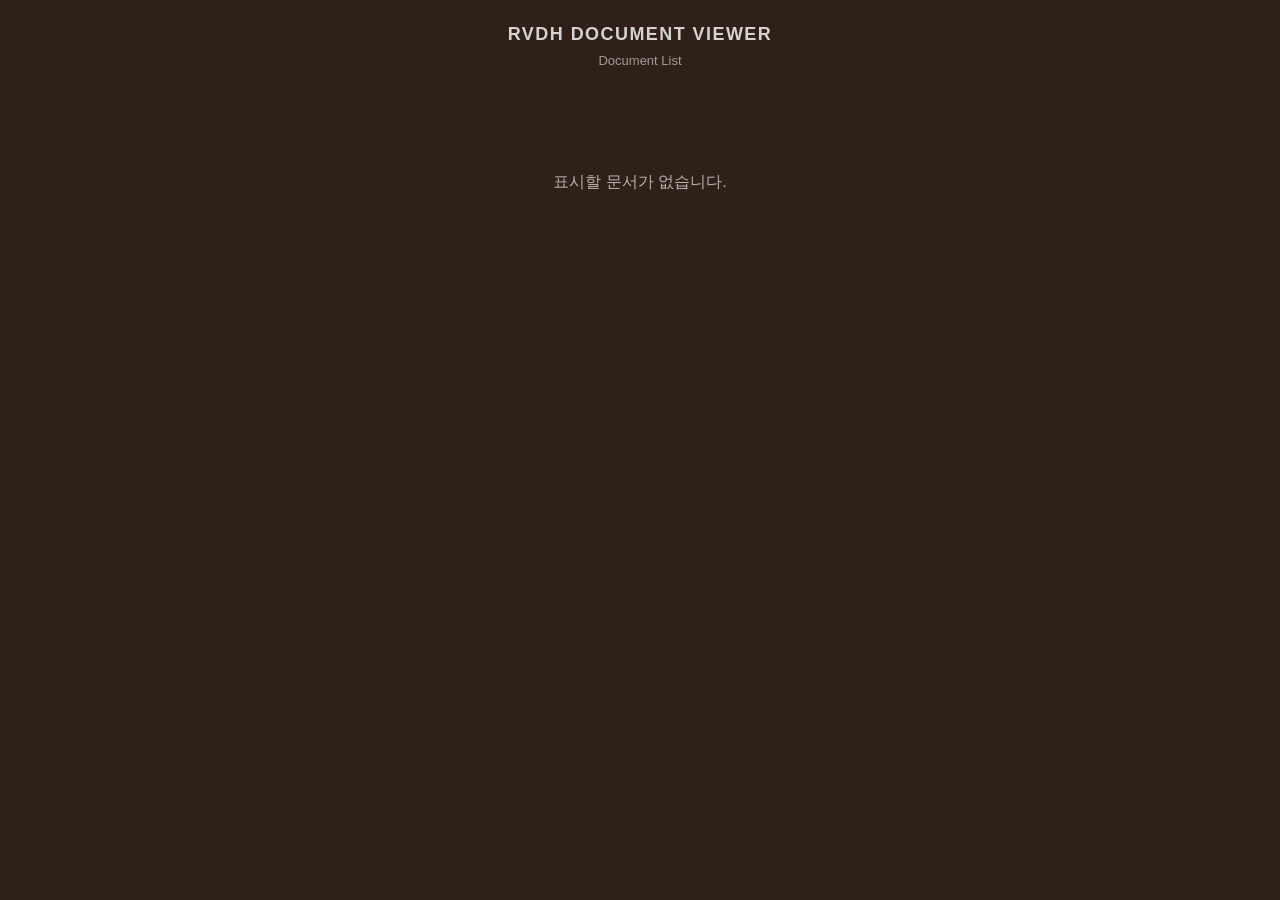
<file: index.html>
<!DOCTYPE html>
<html lang="ko">
<head>
<meta charset="UTF-8">
<meta name="viewport" content="width=device-width, initial-scale=1.0">
<meta http-equiv="Content-Security-Policy" content="default-src 'self'; script-src 'self' 'unsafe-inline' https://cdn.jsdelivr.net; style-src 'self' 'unsafe-inline'; img-src 'self' data: blob: https:; connect-src https:; base-uri 'none'; object-src 'none'; form-action 'self'">
<title>RVDH Viewer</title>

<style>
body{
  margin:0;
  background:#2f2118;
  color:white;
  font-family:-apple-system,BlinkMacSystemFont,"Apple SD Gothic Neo","Noto Sans KR",sans-serif;
  padding:24px;
}

.viewer{
  max-width:900px;
  margin:0 auto;
}

.header{
  text-align:center;
  margin-bottom:24px;
}

.title{
  font-size:18px;
  font-weight:700;
  letter-spacing:.08em;
  opacity:.8;
}

.subTitle{
  margin-top:8px;
  font-size:13px;
  color:rgba(255,255,255,.55);
}

.imageWrap{
  margin-bottom:24px;
  background:#463426;
  border:1px solid rgba(255,255,255,.12);
  border-radius:18px;
  padding:12px;
}

.imageInner{
  position:relative;
  overflow:hidden;
  border-radius:12px;
  background:white;
}

.imageWrap img{
  display:block;
  width:100%;
  height:auto;
  border-radius:12px;
  background:white;
  pointer-events:none;
  -webkit-user-drag:none;
  user-select:none;
}

.watermarkLayer{
  position:absolute;
  inset:0;
  z-index:5;
  pointer-events:none;
  background-repeat:repeat;
  opacity:.11;
  mix-blend-mode:multiply;
}

.fileWrap{
  margin-bottom:16px;
  background:#463426;
  border:1px solid rgba(255,255,255,.12);
  border-radius:18px;
  padding:18px;
}

.fileTitle{
  font-size:14px;
  color:rgba(255,255,255,.65);
  margin-bottom:12px;
}

.fileButton{
  display:flex;
  align-items:center;
  justify-content:center;
  height:58px;
  border-radius:16px;
  background:white;
  color:#2f2118;
  text-decoration:none;
  font-weight:700;
  font-size:16px;
}

.fileButton:hover{
  opacity:.9;
}

.pageLabel{
  font-size:13px;
  color:rgba(255,255,255,.6);
  margin:0 0 10px 4px;
}

.notice{
  font-size:13px;
  color:rgba(255,255,255,.55);
  line-height:1.6;
  margin-top:10px;
}

.empty{
  text-align:center;
  padding:80px 20px;
  color:rgba(255,255,255,.65);
}

@media(max-width:640px){
  body{
    padding:16px;
  }

  .viewer{
    max-width:100%;
  }

  .fileWrap{
    padding:14px;
    border-radius:16px;
  }

  .imageWrap{
    padding:10px;
    border-radius:16px;
  }
}
</style>
</head>

<body oncontextmenu="return false;">

<div class="viewer">
  <div class="header">
    <div class="title">RVDH DOCUMENT VIEWER</div>
    <div class="subTitle">Document List</div>
  </div>

  <div id="content"></div>
</div>

<script>
const params = new URLSearchParams(window.location.search);

const singleImg = params.get('img');
const multiImgs = params.get('imgs');
const mixedItems = params.get('items');
const watermarkText = decodeSafe(params.get('watermark') || '');

const content = document.getElementById('content');

function decodeSafe(value){
  if(!value) return '';

  let result = value;

  for(let i = 0; i < 3; i++){
    try{
      const decoded = decodeURIComponent(result);
      if(decoded === result) break;
      result = decoded;
    }catch(e){
      break;
    }
  }

  return result;
}

function renderEmpty(){
  content.innerHTML = '<div class="empty">표시할 문서가 없습니다.</div>';
}

const ALLOWED_HOST_SUFFIXES = [
  'amazonaws.com',
  'notion.so',
  'notion.site',
  'notion-static.com',
  'sharepoint.com',
  '1drv.ms',
  'github.io',
  'make.com',
  'cloudinary.com'
];

function isSafeHttpUrl(rawUrl){
  try{
    const parsed = new URL(rawUrl);

    if(parsed.protocol !== 'https:') return false;

    const host = parsed.hostname.toLowerCase();

    return ALLOWED_HOST_SUFFIXES.some(function(suffix){
      return host === suffix || host.endsWith('.' + suffix);
    });
  }catch(e){
    return false;
  }
}

function sanitizeUrl(url){
  const cleanUrl = decodeSafe(url || '').trim();

  if(!cleanUrl) return '';

  if(cleanUrl === '[object Object]' || cleanUrl.includes('[object Object]')){
    return '';
  }

  if(!isSafeHttpUrl(cleanUrl)){
    console.warn('차단된 URL(비허용 프로토콜/도메인):', cleanUrl);
    return '';
  }

  return cleanUrl;
}

function createWatermarkDataUrl(text){
  if(!text) return '';

  const canvas = document.createElement('canvas');
  canvas.width = 200;
  canvas.height = 118;

  const ctx = canvas.getContext('2d');

  ctx.clearRect(0, 0, canvas.width, canvas.height);

  ctx.save();
  ctx.translate(100, 63);
  ctx.rotate(-28 * Math.PI / 180);

  ctx.textAlign = 'center';
  ctx.textBaseline = 'middle';

  ctx.font = '700 22px -apple-system, BlinkMacSystemFont, "Noto Sans KR", sans-serif';
  ctx.fillStyle = 'rgba(80, 58, 42, 0.42)';
  ctx.fillText(text, 0, -8);

  ctx.font = '600 11px -apple-system, BlinkMacSystemFont, "Noto Sans KR", sans-serif';
  ctx.fillStyle = 'rgba(80, 58, 42, 0.30)';
  ctx.fillText('RVDH CONFIDENTIAL', 0, 18);

  ctx.restore();

  return canvas.toDataURL('image/png');
}

const watermarkDataUrl = createWatermarkDataUrl(watermarkText);

function appendWatermarkLayer(parent){
  if(!watermarkDataUrl) return;

  const layer = document.createElement('div');
  layer.className = 'watermarkLayer';
  layer.style.backgroundImage = `url("${watermarkDataUrl}")`;

  parent.appendChild(layer);
}

let heicLibPromise = null;

function loadHeicLib(){
  if(window.heic2any) return Promise.resolve();

  if(heicLibPromise) return heicLibPromise;

  heicLibPromise = new Promise(function(resolve, reject){
    const script = document.createElement('script');
    script.src = 'https://cdn.jsdelivr.net/npm/heic2any@0.0.4/dist/heic2any.min.js';
    script.onload = resolve;
    script.onerror = reject;
    document.head.appendChild(script);
  });

  return heicLibPromise;
}

function looksLikeHeic(url){
  const withoutQuery = String(url || '').split('?')[0].toLowerCase();
  return /\.(heic|heif)$/.test(withoutQuery);
}

async function tryConvertHeic(url, img){
  try{
    const response = await fetch(url);

    if(!response.ok) throw new Error('fetch failed: ' + response.status);

    const blob = await response.blob();

    await loadHeicLib();

    const converted = await window.heic2any({
      blob: blob,
      toType: 'image/jpeg',
      quality: 0.85
    });

    const resultBlob = Array.isArray(converted) ? converted[0] : converted;

    img.src = URL.createObjectURL(resultBlob);

    return true;
  }catch(error){
    console.warn('HEIC 변환 실패:', error);
    return false;
  }
}

function createImageBlock(url, index){
  const cleanUrl = sanitizeUrl(url);

  const wrap = document.createElement('div');
  wrap.className = 'imageWrap';

  const label = document.createElement('div');
  label.className = 'pageLabel';
  label.textContent = `${index + 1} 페이지`;

  const inner = document.createElement('div');
  inner.className = 'imageInner';

  const img = document.createElement('img');
  img.alt = `${index + 1} 페이지`;

  img.addEventListener('dragstart', e => e.preventDefault());

  function showFileFallback(){
    wrap.innerHTML = '';

    const title = document.createElement('div');
    title.className = 'fileTitle';
    title.textContent = `${index + 1}번 첨부파일`;

    const notice = document.createElement('div');
    notice.className = 'notice';
    notice.textContent = '이미지를 불러오지 못했습니다. 아래 버튼으로 확인해주세요.';

    const button = document.createElement('a');
    button.className = 'fileButton';
    button.href = cleanUrl;
    button.target = '_blank';
    button.rel = 'noopener noreferrer';
    button.textContent = '파일 보기';

    wrap.className = 'fileWrap';
    wrap.appendChild(title);
    wrap.appendChild(button);
    wrap.appendChild(notice);
  }

  let heicAttempted = false;

  function attemptHeicOrFallback(){
    if(heicAttempted){
      showFileFallback();
      return;
    }

    heicAttempted = true;

    tryConvertHeic(cleanUrl, img).then(function(success){
      if(!success) showFileFallback();
    });
  }

  img.onerror = attemptHeicOrFallback;

  // 확장자가 명확히 HEIC면 img 로드 시도 없이 바로 변환 시작
  if(looksLikeHeic(cleanUrl)){
    heicAttempted = true;

    tryConvertHeic(cleanUrl, img).then(function(success){
      if(!success) showFileFallback();
    });
  }else{
    img.src = cleanUrl;
  }

  inner.appendChild(img);
  appendWatermarkLayer(inner);

  wrap.appendChild(label);
  wrap.appendChild(inner);

  return wrap;
}

function renderImages(urls){
  content.innerHTML = '';

  const cleanUrls = urls
    .map(v => sanitizeUrl(v))
    .filter(Boolean);

  if(!cleanUrls.length){
    renderEmpty();
    return;
  }

  cleanUrls.forEach((url, index) => {
    content.appendChild(createImageBlock(url, index));
  });
}

function renderItems(items){
  content.innerHTML = '';

  const cleanItems = items
    .map(v => v.trim())
    .filter(Boolean);

  if(!cleanItems.length){
    renderEmpty();
    return;
  }

  cleanItems.forEach((item, index) => {
    const separatorIndex = item.indexOf('::');

    let type = 'link';
    let url = item;

    if(separatorIndex > -1){
      type = item.slice(0, separatorIndex).trim().toLowerCase();
      url = item.slice(separatorIndex + 2).trim();
    }

    url = sanitizeUrl(url);

    if(!url) return;

    if(type === 'image' || type === 'img'){
      content.appendChild(createImageBlock(url, index));
      return;
    }

    const wrap = document.createElement('div');
    wrap.className = 'fileWrap';

    const title = document.createElement('div');
    title.className = 'fileTitle';

    if(type === 'pdf'){
      title.textContent = `${index + 1}번 PDF 문서`;
    }else{
      title.textContent = `${index + 1}번 첨부파일`;
    }

    const button = document.createElement('a');
    button.className = 'fileButton';
    button.href = url;
    button.target = '_blank';
    button.rel = 'noopener noreferrer';
    button.textContent = '파일 보기';

    const notice = document.createElement('div');
    notice.className = 'notice';
    notice.textContent = '파일은 새 창에서 열립니다.';

    wrap.appendChild(title);
    wrap.appendChild(button);
    wrap.appendChild(notice);
    content.appendChild(wrap);
  });

  if(!content.children.length){
    renderEmpty();
  }
}

if(mixedItems){
  const decoded = decodeSafe(mixedItems);
  const items = decoded.split('|');

  renderItems(items);
}else if(multiImgs){
  const decoded = decodeSafe(multiImgs);
  const urls = decoded.split('|');

  renderImages(urls);
}else if(singleImg){
  renderImages([decodeSafe(singleImg)]);
}else{
  renderEmpty();
}
</script>

</body>
</html>
</file>
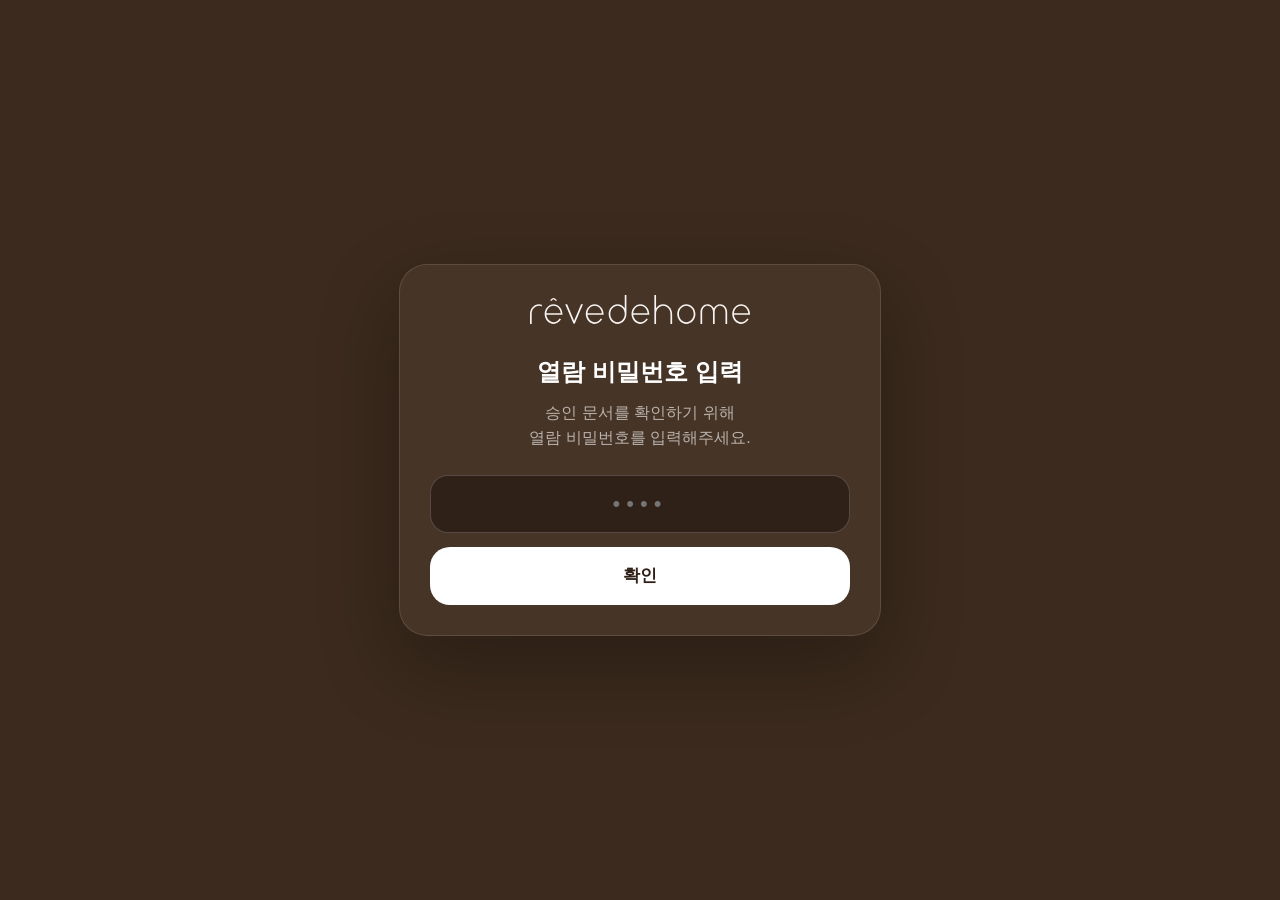
<file: approve.html>
<!DOCTYPE html>
<html lang="ko">
<head>
<meta charset="UTF-8">
<meta name="viewport" content="width=device-width, initial-scale=1.0">
<meta http-equiv="Content-Security-Policy" content="default-src 'self'; script-src 'self' 'unsafe-inline'; style-src 'self' 'unsafe-inline'; img-src 'self' data: https:; connect-src https://hook.eu1.make.com; base-uri 'none'; object-src 'none'; form-action 'self'">
<title>RVDH Approval</title>

<link rel="icon" type="image/png" href="./favicon.png">
<link rel="apple-touch-icon" href="./favicon.png">

<style>
body{
  margin:0;
  background:#3B2A1D;
  color:white;
  font-family:-apple-system,BlinkMacSystemFont,"Apple SD Gothic Neo","Noto Sans KR",sans-serif;
  padding:24px;
}

.container{
  max-width:760px;
  margin:0 auto;
}

.logoWrap{
  display:flex;
  justify-content:center;
  align-items:center;
  margin:10px 0 34px;
  text-align:center;
}

.logo{
  width:270px;
  height:auto;
  max-width:90%;
  object-fit:contain;
}

.logoSubText{
  margin-top:10px;
  font-size:10px;
  letter-spacing:2px;
  color:rgba(255,255,255,.58);
  font-weight:500;
}

.card{
  background:#463426;
  border:1px solid rgba(255,255,255,.12);
  border-radius:28px;
  padding:28px;
  margin-bottom:24px;
  box-shadow:0 20px 60px rgba(0,0,0,.18);
}

.infoGrid{
  display:grid;
  grid-template-columns:1fr 1fr;
  gap:22px 18px;
}

.infoFull{
  grid-column:1 / -1;
}

.label{
  font-size:13px;
  color:rgba(255,255,255,.58);
  margin-bottom:8px;
}

.value{
  font-size:20px;
  font-weight:500;
  line-height:1.45;
  word-break:keep-all;
}

.amount{
  font-size:34px;
  font-weight:700;
  margin-top:8px;
}

.status{
  display:inline-flex;
  align-items:center;
  padding:10px 16px;
  border-radius:999px;
  background:#2F2118;
  font-size:14px;
  margin-top:24px;
  border:1px solid rgba(255,255,255,.1);
}

.stepBadge{
  display:inline-flex;
  align-items:center;
  padding:8px 13px;
  border-radius:999px;
  background:rgba(255,255,255,.12);
  font-size:13px;
  margin-top:10px;
  border:1px solid rgba(255,255,255,.1);
  color:rgba(255,255,255,.78);
}

.viewerGrid{
  display:grid;
  grid-template-columns:1fr 1fr;
  gap:16px;
  margin-top:28px;
}

.viewerButton{
  display:flex;
  align-items:center;
  justify-content:center;
  height:60px;
  border-radius:20px;
  background:white;
  color:#2F2118;
  text-decoration:none;
  font-weight:700;
  font-size:16px;
}

.viewerButton.disabled{
  opacity:.45;
  pointer-events:none;
}

textarea{
  width:100%;
  height:140px;
  background:#2F2118;
  border:1px solid rgba(255,255,255,.16);
  border-radius:20px;
  padding:18px;
  box-sizing:border-box;
  color:white;
  font-size:15px;
  resize:none;
  margin-top:16px;
  outline:none;
  line-height:1.6;
}

textarea::placeholder{
  color:rgba(255,255,255,.38);
}

.textInput,
.moneyInput,
select.textInput{
  width:100%;
  height:56px;
  margin-top:14px;
  border-radius:18px;
  border:1px solid rgba(255,255,255,.16);
  background:#2F2118;
  color:white;
  padding:0 16px;
  box-sizing:border-box;
  font-size:16px;
  outline:none;
}

.textInput::placeholder,
.moneyInput::placeholder{
  color:rgba(255,255,255,.38);
}

.actionGrid{
  display:grid;
  grid-template-columns:1fr 1fr;
  gap:16px;
  margin-top:24px;
}

button{
  height:60px;
  border:none;
  border-radius:20px;
  font-size:17px;
  font-weight:700;
  cursor:pointer;
  transition:.2s;
}

button:disabled{
  opacity:.4;
  cursor:not-allowed;
}

.approve{
  background:white;
  color:#2F2118;
}

.reject{
  background:#9E3E31;
  color:white;
}

.reassign{
  background:#2F2118;
  color:white;
  border:1px solid rgba(255,255,255,.18);
  grid-column:1 / -1;
}

.uploadCardTitle{
  font-size:20px;
  font-weight:700;
  margin-bottom:10px;
}

.smallTitle{
  font-size:18px;
  margin-bottom:10px;
}

.uploadDesc{
  color:rgba(255,255,255,.62);
  line-height:1.7;
  font-size:14px;
  margin-bottom:18px;
}

.choiceGrid{
  display:grid;
  grid-template-columns:1fr 1fr;
  gap:12px;
  margin-top:12px;
}

.choiceBox{
  display:flex;
  align-items:center;
  justify-content:center;
  gap:10px;
  min-height:54px;
  border-radius:18px;
  background:#2F2118;
  border:1px solid rgba(255,255,255,.16);
  color:white;
  font-size:15px;
  cursor:pointer;
  box-sizing:border-box;
}

.choiceBox input{
  accent-color:white;
}

.labelRow{
  display:flex;
  align-items:center;
  justify-content:space-between;
  gap:10px;
}

.refreshBtn{
  height:auto;
  padding:7px 12px;
  border-radius:12px;
  background:#2F2118;
  color:white;
  border:1px solid rgba(255,255,255,.18);
  font-size:13px;
  font-weight:500;
  cursor:pointer;
}

.refreshBtn:disabled{
  opacity:.5;
  cursor:not-allowed;
}

.comboBox{
  position:relative;
}

.comboList{
  position:absolute;
  top:100%;
  left:0;
  right:0;
  margin-top:6px;
  max-height:240px;
  overflow-y:auto;
  background:#2F2118;
  border:1px solid rgba(255,255,255,.18);
  border-radius:16px;
  box-shadow:0 20px 50px rgba(0,0,0,.35);
  z-index:30;
  display:none;
}

.comboList.open{
  display:block;
}

.comboItem{
  padding:13px 16px;
  font-size:15px;
  cursor:pointer;
  border-bottom:1px solid rgba(255,255,255,.06);
}

.comboItem:last-child{
  border-bottom:none;
}

.comboItem:hover,
.comboItem.active{
  background:rgba(255,255,255,.1);
}

.comboEmpty{
  padding:13px 16px;
  font-size:14px;
  color:rgba(255,255,255,.45);
}

.starRow{
  display:flex;
  gap:4px;
  margin-top:12px;
}

.starBtn{
  background:none;
  border:none;
  height:auto;
  padding:2px 4px;
  font-size:38px;
  line-height:1;
  color:rgba(255,255,255,.22);
  cursor:pointer;
  transition:.15s;
}

.starBtn.active{
  color:#F5C242;
}

.conditionalBlock{
  display:none;
  margin-top:24px;
  padding-top:22px;
  border-top:1px solid rgba(255,255,255,.12);
}

.fileInputBox{
  background:#2F2118;
  border:1px solid rgba(255,255,255,.16);
  border-radius:20px;
  padding:18px;
}

.fileInput{
  width:100%;
  color:white;
  font-size:15px;
}

.differenceBlock{
  margin-top:22px;
}

.noticeText{
  color:rgba(255,255,255,.5);
  font-size:13px;
  line-height:1.6;
  margin-top:10px;
}

.uploadBtn{
  width:100%;
  background:white;
  color:#2F2118;
  margin-top:16px;
}

.uploadStatus{
  color:rgba(255,255,255,.68);
  font-size:14px;
  margin-top:12px;
  line-height:1.6;
}

.popup{
  position:fixed;
  inset:0;
  background:rgba(0,0,0,.75);
  display:none;
  align-items:center;
  justify-content:center;
  padding:20px;
  z-index:9999;
}

.popupBox{
  width:100%;
  max-width:480px;
  background:#463426;
  border:1px solid rgba(255,255,255,.14);
  border-radius:28px;
  padding:28px;
  box-shadow:0 30px 80px rgba(0,0,0,.35);
  max-height:90vh;
  overflow:auto;
  scrollbar-width:none;
  -ms-overflow-style:none;
}

.popupBox::-webkit-scrollbar{
  display:none;
}

html, body{
  scrollbar-width:none;
  -ms-overflow-style:none;
}

body::-webkit-scrollbar,
html::-webkit-scrollbar{
  display:none;
}

.popupTitle{
  font-size:24px;
  font-weight:700;
  margin-bottom:16px;
}

.popupDesc{
  color:rgba(255,255,255,.68);
  line-height:1.7;
  margin-bottom:22px;
}

.popupButtons{
  display:grid;
  grid-template-columns:1fr 1fr;
  gap:12px;
  margin-top:20px;
}

.cancelBtn{
  background:#2F2118;
  color:white;
}

.confirmBtn{
  background:white;
  color:#2F2118;
}

.confirmRejectBtn{
  background:#9E3E31;
  color:white;
}

.confirmReassignBtn{
  background:white;
  color:#2F2118;
}

.signatureBox{
  background:#2F2118;
  border:1px solid rgba(255,255,255,.18);
  border-radius:20px;
  padding:14px;
  margin-top:18px;
}

.signatureLabel{
  font-size:13px;
  color:rgba(255,255,255,.58);
  margin-bottom:10px;
}

#signatureCanvas{
  width:100%;
  height:180px;
  background:white;
  border-radius:14px;
  touch-action:none;
  display:block;
}

.signatureActions{
  display:flex;
  justify-content:flex-end;
  margin-top:10px;
}

.clearSignBtn{
  height:42px;
  padding:0 16px;
  border-radius:14px;
  background:#2F2118;
  color:white;
  border:1px solid rgba(255,255,255,.18);
  font-size:14px;
}

.signatureError{
  color:#ffb3a8;
  font-size:14px;
  margin-top:10px;
  display:none;
}

.passwordScreen{
  position:fixed;
  inset:0;
  background:#3B2A1D;
  display:flex;
  align-items:center;
  justify-content:center;
  padding:24px;
  z-index:10000;
}

.passwordBox{
  width:100%;
  max-width:420px;
  background:#463426;
  border:1px solid rgba(255,255,255,.12);
  border-radius:28px;
  padding:30px;
  box-shadow:0 30px 80px rgba(0,0,0,.28);
  text-align:center;
}

.passwordLogo{
  max-width:221px;
  max-height:83px;
  object-fit:contain;
  margin-bottom:28px;
}

.passwordTitle{
  font-size:24px;
  font-weight:700;
  margin-bottom:12px;
}

.passwordDesc{
  color:rgba(255,255,255,.62);
  line-height:1.6;
  margin-bottom:24px;
}

.passwordInput{
  width:100%;
  height:58px;
  border-radius:18px;
  border:1px solid rgba(255,255,255,.18);
  background:#2F2118;
  color:white;
  font-size:22px;
  text-align:center;
  box-sizing:border-box;
  outline:none;
  letter-spacing:6px;
}

.passwordBtn{
  width:100%;
  height:58px;
  background:white;
  color:#2F2118;
  margin-top:14px;
}

.errorText{
  color:#ffb3a8;
  font-size:14px;
  margin-top:14px;
  display:none;
}

.expiredScreen{
  position:fixed;
  inset:0;
  background:#3B2A1D;
  display:none;
  align-items:center;
  justify-content:center;
  padding:24px;
  z-index:10001;
}

.expiredBox{
  width:100%;
  max-width:440px;
  background:#463426;
  border:1px solid rgba(255,255,255,.12);
  border-radius:28px;
  padding:32px;
  text-align:center;
  box-shadow:0 30px 80px rgba(0,0,0,.28);
}

.expiredTitle{
  font-size:24px;
  font-weight:700;
  margin-bottom:14px;
}

.expiredDesc{
  color:rgba(255,255,255,.64);
  line-height:1.7;
}

@media(max-width:640px){
  body{
    padding:16px;
  }

  .logo{
    width:270px;
    height:auto;
    max-width:90%;
  }

  .logoSubText{
    font-size:8px;
    letter-spacing:1.6px;
  }

  .passwordLogo{
    max-width:190px;
    max-height:72px;
  }

  .infoGrid{
    grid-template-columns:1fr;
  }

  .infoFull{
    grid-column:auto;
  }

  .viewerGrid{
    grid-template-columns:1fr;
  }

  .actionGrid{
    grid-template-columns:1fr;
  }

  .reassign{
    grid-column:auto;
  }

  .choiceGrid{
    grid-template-columns:1fr;
  }

  .amount{
    font-size:28px;
  }

  .card{
    padding:24px;
    border-radius:24px;
  }

  .popupBox{
    padding:24px;
    border-radius:24px;
  }

  #signatureCanvas{
    height:160px;
  }
}
</style>
</head>

<body>

<div class="passwordScreen" id="passwordScreen">
  <div class="passwordBox">
    <img src="./logo_white.svg" class="passwordLogo" alt="RVDH Logo">

    <div class="passwordTitle">
      열람 비밀번호 입력
    </div>

    <div class="passwordDesc">
      승인 문서를 확인하기 위해<br>
      열람 비밀번호를 입력해주세요.
    </div>

    <input
      id="passwordInput"
      class="passwordInput"
      type="password"
      inputmode="numeric"
      placeholder="••••"
      autofocus
    >

    <button class="passwordBtn" id="passwordBtn">
      확인
    </button>

    <div class="errorText" id="passwordError">
      비밀번호가 올바르지 않습니다.
    </div>
  </div>
</div>

<div class="expiredScreen" id="expiredScreen">
  <div class="expiredBox">
    <img src="./logo_white.svg" class="passwordLogo" alt="RVDH Logo">

    <div class="expiredTitle">
      만료된 승인 링크입니다
    </div>

    <div class="expiredDesc">
      이 승인 페이지의 열람 가능 기간이 종료되었습니다.<br>
      필요한 경우 담당자에게 새 승인 링크를 요청해주세요.
    </div>
  </div>
</div>

<div class="container" id="mainContent">
  <div class="logoWrap">
    <div>
      <img src="./logo_white.svg" class="logo" alt="RVDH Logo">
      <div class="logoSubText" id="approvalSubText">
        Vendor Invoice Approval
      </div>
      <div class="stepBadge" id="approvalStepBadge">
        1차 승인
      </div>
    </div>
  </div>

  <div class="card">
    <div class="infoGrid">
      <div>
        <div class="label">현장 코드</div>
        <div class="value" id="siteCode">-</div>
      </div>

      <div>
        <div class="label">프로젝트명</div>
        <div class="value" id="projectNameValue">-</div>
      </div>

      <div>
        <div class="label">현장 주소</div>
        <div class="value" id="siteAddress">-</div>
      </div>

      <div>
        <div class="label">업체명</div>
        <div class="value" id="vendorName">-</div>
      </div>

      <div>
        <div class="label">업체 이메일</div>
        <div class="value" id="vendorEmail">-</div>
      </div>

      <div>
        <div class="label">담당자</div>
        <div class="value" id="manager">-</div>
      </div>

      <div id="firstApproverInfoBox" style="display:none;">
        <div class="label">1차 승인 담당자</div>
        <div class="value" id="firstApproverName">-</div>
      </div>

      <div>
        <div class="label">승인 단계</div>
        <div class="value" id="approvalStepText">-</div>
      </div>

      <div class="infoFull">
        <div class="label">청구 금액 (VAT 포함)</div>
        <div class="amount" id="amount">-</div>
      </div>
    </div>

    <div class="status" id="status">
      검토중
    </div>

    <div class="viewerGrid">
      <a
        id="orderButton"
        class="viewerButton disabled"
        target="_blank"
        rel="noopener noreferrer"
      >
        발주서 없음
      </a>

      <a
        id="specButton"
        class="viewerButton disabled"
        target="_blank"
        rel="noopener noreferrer"
      >
        명세서 없음
      </a>
    </div>
  </div>

  <div class="card">
    <div class="uploadCardTitle">
      최종 견적서 확인
    </div>

    <div class="uploadDesc">
      발주 전 실행 계획 확인을 위한 견적서 보유 여부를 선택해주세요.
    </div>

    <div class="label">
      발주전 실행 계획을 위한 견적서가 있습니까?
    </div>

    <div class="choiceGrid">
      <label class="choiceBox">
        <input type="radio" name="hasFinalEstimate" value="yes">
        <span>있음</span>
      </label>

      <label class="choiceBox">
        <input type="radio" name="hasFinalEstimate" value="no">
        <span>없음</span>
      </label>
    </div>

    <div id="finalEstimateBlock" class="conditionalBlock">
      <div class="uploadCardTitle smallTitle">
        최종 견적서 업로드
      </div>

      <div class="uploadDesc">
        담당자는 최종 확인된 견적서를 이곳에 업로드할 수 있습니다.<br>
        업로드된 파일은 Make를 통해 OneDrive에 저장되고, Notion에 링크로 기록될 예정입니다.
      </div>

      <div class="fileInputBox">
        <input
          type="file"
          id="finalEstimateFile"
          class="fileInput"
          accept=".pdf,.xlsx,.xls,.doc,.docx,.jpg,.jpeg,.png,.webp"
        >
      </div>

      <div class="differenceBlock">
        <div class="label">
          실행계획 대비 실행가 차액은 얼마입니까?
        </div>

        <div class="choiceGrid">
          <label class="choiceBox">
            <input type="radio" name="estimateDifferenceType" value="초과">
            <span>초과</span>
          </label>

          <label class="choiceBox">
            <input type="radio" name="estimateDifferenceType" value="절감">
            <span>절감</span>
          </label>
        </div>

        <input
          type="number"
          id="estimateDifferenceAmount"
          class="moneyInput"
          placeholder="차액 금액을 입력해주세요"
          inputmode="numeric"
        >

        <div class="noticeText">
          예: 실행계획보다 300,000원 초과 또는 150,000원 절감
        </div>
      </div>

      <button class="uploadBtn" id="uploadFinalEstimateBtn">
        최종 견적서 업로드
      </button>

      <div class="uploadStatus" id="uploadStatus">
        아직 업로드된 최종 견적서가 없습니다.
      </div>
    </div>
  </div>

  <div class="card">
    <div class="actionGrid" style="margin-top:0;">
      <button class="approve" id="approveBtn">
        승인하기
      </button>

      <button class="reject" id="rejectBtn">
        반려하기
      </button>

      <button class="reassign" id="reassignBtn">
        재할당하기
      </button>
    </div>
  </div>
</div>

<div class="popup" id="confirmPopup">
  <div class="popupBox">
    <div class="popupTitle" id="approvePopupTitle">
      승인하시겠습니까?
    </div>

    <div class="popupDesc" id="approvePopupDesc">
      승인 완료 후에는 수정이 불가능합니다.<br><br>
      발주서와 명세서 내용을 다시 한번 확인한 뒤, 아래 서명란에 서명해주세요.
    </div>

    <div id="approvalRequiredInfoBlock" style="display:none; margin-top:18px;">
      <div id="projectSection">
        <div class="labelRow">
          <div class="label">프로젝트 선택</div>
          <button type="button" class="refreshBtn" id="refreshProjectBtn">↻ 새로고침</button>
        </div>

        <div class="comboBox" id="projectComboBox">
          <input
            id="projectSearchInput"
            class="textInput"
            type="text"
            placeholder="프로젝트 목록을 불러오는 중입니다..."
            autocomplete="off"
          >

          <input type="hidden" id="projectSelect" value="">

          <div class="comboList" id="projectComboList"></div>
        </div>

        <div class="noticeText">
          * 프로젝트명 또는 현장코드로 검색한 뒤 목록에서 선택하면 현장코드가 자동 입력됩니다. 새로 등록한 프로젝트가 목록에 없으면 [↻ 새로고침]을 눌러주세요.
        </div>

        <div class="label" style="margin-top:18px;">현장코드 확인</div>

        <input
          id="siteCodeConfirmInput"
          class="textInput"
          type="text"
          inputmode="numeric"
          pattern="[0-9]*"
          placeholder="프로젝트를 선택하면 자동 입력됩니다."
          readonly
        >

        <div class="noticeText">
          * 1차 승인 시 프로젝트 선택, 공정, 세부항목, 업체 평점, 승인 메모(진행된 작업 내용)는 필수입니다.
        </div>
      </div>

      <div style="margin-top:18px;">
        <div class="label" id="processSelectLabel">공정 선택</div>

        <select id="processSelect" class="textInput">
          <option value="">공정을 선택해주세요</option>
          <option value="가설공사">가설공사</option>
          <option value="철거설비공사">철거설비공사</option>
          <option value="전기공사">전기공사</option>
          <option value="금속공사">금속공사</option>
          <option value="목공사">목공사</option>
          <option value="타일공사">타일공사</option>
          <option value="필름공사">필름공사</option>
          <option value="도장공사">도장공사</option>
          <option value="마루공사">마루공사</option>
          <option value="도배공사">도배공사</option>
          <option value="기타공사">기타공사</option>
          <option value="붙박이 가구제작">붙박이 가구제작</option>
          <option value="제작도어">제작도어</option>
          <option value="디자인 기타제작">디자인 기타제작</option>
          <option value="욕실주방 제품비">욕실주방 제품비</option>
          <option value="전기 제품비">전기 제품비</option>
          <option value="철물 제품비">철물 제품비</option>
          <option value="공조비">공조비</option>
          <option value="창호비">창호비</option>
          <option value="유지보수">유지보수</option>
          <option value="브랜드마케팅">브랜드마케팅</option>
          <option value="프리랜서 외주">프리랜서 외주</option>
        </select>
      </div>

      <div style="margin-top:18px;">
        <div class="label" id="detailItemSelectLabel">세부항목 선택</div>

        <select id="detailItemSelect" class="textInput">
          <option value="">먼저 공정을 선택해주세요</option>
        </select>

        <div class="noticeText" id="processStep2Notice" style="display:none;">
          * 1차 승인 시 선택된 공정·세부항목입니다. 잘못 지정된 경우 변경할 수 있습니다.
        </div>
      </div>

      <div style="margin-top:18px;" id="ratingSection">
        <div class="label">업체 평점</div>

        <div class="starRow" id="vendorStarRow">
          <button type="button" class="starBtn" data-star="1">★</button>
          <button type="button" class="starBtn" data-star="2">★</button>
          <button type="button" class="starBtn" data-star="3">★</button>
          <button type="button" class="starBtn" data-star="4">★</button>
          <button type="button" class="starBtn" data-star="5">★</button>
        </div>

        <div class="noticeText">
          * 이번 청구 건에 대한 업체 평가를 별점(1~5)으로 선택해주세요.
        </div>
      </div>

      <div class="errorText" id="approvalRequiredInfoError">
        현장코드, 공정, 세부항목을 모두 입력해주세요.
      </div>
    </div>

    <div id="secondApproverBlock" style="display:none; margin-top:18px;">
      <div class="label">2차 승인자 이름</div>

      <input
        id="secondApproverNameInput"
        class="textInput"
        type="text"
        placeholder="승인자 본인 이름을 입력해주세요."
      >

      <div class="noticeText">
        * 2차 승인 시 승인자 본인 이름 입력은 필수입니다.
      </div>

      <div class="errorText" id="secondApproverNameError">
        2차 승인자 이름을 입력해주세요.
      </div>
    </div>


    <div style="margin-top:18px;">
      <div class="label" id="commentLabel">승인 메모</div>

      <textarea
        id="comment"
        placeholder="어떤 작업이 진행되었는지 구체적으로 작성해주세요."
      ></textarea>

      <div class="noticeText" id="commentNotice">
        * 1차 승인 시 승인 메모에 어떤 작업이 진행되었는지 구체적으로 작성하는 것은 필수입니다.
      </div>

      <div class="errorText" id="commentError">
        진행된 작업 내용을 승인 메모에 입력해주세요.
      </div>
    </div>

    <div class="signatureBox">
      <div class="signatureLabel">
        승인 서명
      </div>

      <canvas id="signatureCanvas"></canvas>

      <div class="signatureActions">
        <button class="clearSignBtn" onclick="clearSignature()">
          서명 지우기
        </button>
      </div>

      <div class="signatureError" id="signatureError">
        승인을 진행하려면 서명이 필요합니다.
      </div>
    </div>

    <div class="popupButtons">
      <button class="cancelBtn" onclick="closeApprovePopup()">
        취소
      </button>

      <button class="confirmBtn" id="confirmApproveBtn" onclick="confirmApproval()">
        최종 승인
      </button>
    </div>
  </div>
</div>

<div class="popup" id="rejectPopup">
  <div class="popupBox">
    <div class="popupTitle">
      반려 사유 작성
    </div>

    <div class="popupDesc">
      반려 처리 시 사유를 반드시 작성해주세요.<br>
      작성한 내용은 담당자와 협력업체에 전달될 수 있습니다.
    </div>

    <textarea
      id="rejectReason"
      placeholder="반려 사유를 입력해주세요."
    ></textarea>

    <div id="rejectProcessorBlock" style="display:none; margin-top:18px;">
      <div class="label">반려 처리자 이름</div>

      <input
        id="rejectProcessorName"
        class="textInput"
        type="text"
        placeholder="2차 반려 처리자 이름을 입력해주세요."
      >

      <div class="noticeText">
        * 2차 승인 단계에서 반려하는 경우, 반려 처리자 이름 입력이 필요합니다.
      </div>
    </div>

    <div class="errorText" id="rejectError">
      반려 사유를 입력해주세요.
    </div>

    <div class="popupButtons">
      <button class="cancelBtn" onclick="closeRejectPopup()">
        취소
      </button>

      <button class="confirmRejectBtn" onclick="confirmReject()">
        반려 확정
      </button>
    </div>
  </div>
</div>

<div class="popup" id="reassignPopup">
  <div class="popupBox">
    <div class="popupTitle" id="reassignPopupTitle">
      담당자 재할당
    </div>

    <div class="popupDesc" id="reassignPopupDesc">
      담당자가 잘못 지정된 경우, 아래에 새 담당자 이름을 정확히 입력해주세요.<br>
      입력한 이름을 기준으로 Teams 알림이 발송됩니다.
    </div>

    <div class="label" id="newManagerLabel">새 담당자 이름</div>

    <input
      id="newManager"
      class="textInput"
      type="text"
      placeholder="예: 박세윤"
    >

    <div class="noticeText">
      * 이름이 Notion 담당자 목록과 정확히 일치해야 재할당자에게 알림이 발송됩니다.
    </div>

    <textarea
      id="reassignReason"
      placeholder="재할당 사유를 입력해주세요. 예: 협력업체가 담당자를 잘못 지정함"
    ></textarea>

    <div class="errorText" id="reassignError">
      담당자 이름과 사유를 모두 입력해주세요.
    </div>

    <div class="popupButtons">
      <button class="cancelBtn" onclick="closeReassignPopup()">
        취소
      </button>

      <button class="confirmReassignBtn" onclick="confirmReassign()">
        재할당 확정
      </button>
    </div>
  </div>
</div>

<script>
const ACCESS_PASSWORD_HASH = '41177165eddb7d6d754a4f8e6f9758cf06f052c1b2448bd9b5e5e292ce38ea74';

async function sha256Hex(text){
  const data = new TextEncoder().encode(text);
  const digest = await crypto.subtle.digest('SHA-256', data);
  return Array.from(new Uint8Array(digest)).map(b => b.toString(16).padStart(2, '0')).join('');
}

const MAKE_WEBHOOK_URL = 'https://hook.eu1.make.com/jw3fp3v0cbkq624x9skdn19qgedtqi97';

const REASSIGN_WEBHOOK_URL = MAKE_WEBHOOK_URL;

const STATUS_CHECK_WEBHOOK_URL = 'https://hook.eu1.make.com/50sf7iit995gnnjyob0qs1etu5phdr77';

const FINAL_ESTIMATE_UPLOAD_WEBHOOK_URL = 'https://hook.eu1.make.com/최종견적서업로드_WEBHOOK_URL';

// Notion "Project db" 프로젝트 목록을 반환하는 Make 웹훅 URL.
// Make 시나리오에서 Notion Search/Query 모듈로 Project db를 조회한 뒤
// 아래와 같은 JSON 배열(또는 {projects:[...]})로 응답하도록 구성해주세요.
// 예: [{ "코드": 89, "프로젝트명": "89_동대문2_34평", "주소": "...", "등록상태": "등록완료" }, ...]
const PROJECT_LIST_WEBHOOK_URL = 'https://hook.eu1.make.com/vzewulty79rqd6u11i0h285rao6ei1xj';

const DETAIL_ITEMS_BY_PROCESS = {
  '가설공사': [
    '01.가설_기타',
    '01.가설_운반',
    '01.가설_준비'
  ],
  '철거설비공사': [
    '02.설비_기타',
    '02.설비_매립',
    '02.설비_보일러',
    '02.설비_부자재',
    '02.설비_수도난방',
    '02.설비_수평몰탈',
    '02.설비_스프링쿨',
    '02.조적_양중비',
    '02.조적_인건비',
    '02.철거_마루',
    '02.철거_폐기물',
    '02.철거설비_일반',
    '02.철거설비_추가'
  ],
  '전기공사': [
    '03.전기_시공비',
    '03.전기_추가로스'
  ],
  '금속공사': [
    '04.금속_인건비',
    '04.금속_자재비',
    '04.금속_제작비'
  ],
  '목공사': [
    '05.목공_양중비',
    '05.목공_인건비',
    '05.목공_자재비',
    '05.목공_추가로스'
  ],
  '타일공사': [
    '06.타일_부자재비',
    '06.타일_양중비',
    '06.타일_인건비',
    '06.타일_자재비',
    '06.타일_추가로스'
  ],
  '필름공사': [
    '07.필름_인건비',
    '07.필름_자재비',
    '07.필름_추가로스'
  ],
  '도장공사': [
    '08.도장_발코니',
    '08.도장_인건비',
    '08.도장_자재비'
  ],
  '마루공사': [
    '09.마루_강마루',
    '09.마루_원목마루'
  ],
  '도배공사': [
    '10.도배_부자재비',
    '10.도배_인건비',
    '10.도배_자재비',
    '10.도배_추가로스'
  ],
  '기타공사': [
    '11.기타_공과잡비',
    '11.기타_기타',
    '11.기타_난간',
    '11.기타_바닥마감',
    '11.기타_실리콘비',
    '11.기타_욕실시공',
    '11.기타_청소비',
    '11.기타_추가노무'
  ],
  '붙박이 가구제작': [
    '12.무늬목_종합',
    '12.상판_세라믹',
    '12.상판_스텐상판',
    '12.상판_인조대리',
    '12.상판_천연대리',
    '12.제작_가구비A',
    '12.제작_가구비B',
    '12.제작_가구비C',
    '12.제작_가구비D',
    '12.제작_가구시공',
    '12.제작_시스템장',
    '12.제작_하드웨어'
  ],
  '제작도어': [
    '13.제작_고급도어',
    '13.제작_기타도어',
    '13.제작_백골도어',
    '13.제작_중문비',
    '13.제작_철제도어'
  ],
  '디자인 기타제작': [
    '14.외주제작_거울',
    '14.외주제작_금속',
    '14.외주제작_난간',
    '14.외주제작_로스',
    '14.외주제작_목재',
    '14.외주제작_석재',
    '14.외주제작_유리',
    '14.외주제작_혼합'
  ],
  '욕실주방 제품비': [
    '15.욕실주방_제품'
  ],
  '전기 제품비': [
    '15.전기_제품'
  ],
  '철물 제품비': [
    '15.철물_제품'
  ],
  '공조비': [
    '16.에어컨비',
    '16.전열교환기비'
  ],
  '창호비': [
    '17.창호_제작비',
    '17.창호_터닝도어'
  ],
  '유지보수': [
    '20.유지보수_무상',
    '20.유지보수_유상'
  ],
  '브랜드마케팅': [
    '.광고선전(마케팅)',
    '.스타일링(마케팅)',
    '.쵤영편집(마케팅)'
  ],
  '프리랜서 외주': [
    '.외주감리(현인건)',
    '.외주설계(디인건)'
  ]
};

function updateDetailItemOptions(processName){
  const detailSelect = document.getElementById('detailItemSelect');

  if(!detailSelect) return;

  detailSelect.innerHTML = '';

  const defaultOption = document.createElement('option');
  defaultOption.value = '';
  defaultOption.textContent = processName ? '세부항목을 선택해주세요' : '먼저 공정을 선택해주세요';
  detailSelect.appendChild(defaultOption);

  if(!processName || !DETAIL_ITEMS_BY_PROCESS[processName]){
    return;
  }

  DETAIL_ITEMS_BY_PROCESS[processName].forEach(function(item){
    const option = document.createElement('option');
    option.value = item;
    option.textContent = item;
    detailSelect.appendChild(option);
  });
}

let projectList = [];
let projectListLoaded = false;
let projectListLoading = false;

function extractSiteCodeFromProjectName(projectName){
  if(!projectName) return '';

  const beforeUnderscore = String(projectName).split('_')[0];
  const digitsOnly = beforeUnderscore.replace(/[^0-9]/g, '');

  return digitsOnly;
}

function normalizeProjectItem(item){
  if(!item || typeof item !== 'object') return null;

  const registerStatus = String(item['등록상태'] || item.registerStatus || item.status || '').trim();

  if(registerStatus === '취소됨') return null;

  const name = item['프로젝트명'] || item.name || item.projectName || item.title || '';
  const rawCode = item['코드'] ?? item.code ?? item.siteCode ?? '';
  const address = item['주소'] || item.address || '';

  if(!name) return null;

  const code = String(rawCode).trim() || extractSiteCodeFromProjectName(name);

  return { name: String(name).trim(), code: code, address: String(address).trim() };
}

let selectedProjectCode = '';

function getProjectSearchInput(){
  return document.getElementById('projectSearchInput');
}

function getProjectComboList(){
  return document.getElementById('projectComboList');
}

function filterProjectList(keyword){
  const kw = String(keyword || '').trim().toLowerCase();

  if(!kw) return projectList;

  return projectList.filter(function(project){
    const name = String(project.name || '').toLowerCase();
    const code = String(project.code || '').toLowerCase();

    return name.includes(kw) || code.includes(kw);
  });
}

function renderProjectComboList(keyword){
  const comboList = getProjectComboList();

  if(!comboList) return;

  comboList.innerHTML = '';

  if(!projectList.length){
    const empty = document.createElement('div');
    empty.className = 'comboEmpty';
    empty.textContent = projectListLoading
      ? '프로젝트 목록을 불러오는 중입니다...'
      : '프로젝트 목록을 불러오지 못했습니다. [↻ 새로고침]을 눌러주세요.';
    comboList.appendChild(empty);
    return;
  }

  const filtered = filterProjectList(keyword);

  if(!filtered.length){
    const empty = document.createElement('div');
    empty.className = 'comboEmpty';
    empty.textContent = '일치하는 프로젝트가 없습니다.';
    comboList.appendChild(empty);
    return;
  }

  filtered.forEach(function(project){
    const item = document.createElement('div');
    item.className = 'comboItem';
    item.textContent = project.code ? `${project.name} (${project.code})` : project.name;

    item.addEventListener('mousedown', function(e){
      e.preventDefault();
      selectProject(project);
    });

    comboList.appendChild(item);
  });
}

function openProjectComboList(){
  const comboList = getProjectComboList();
  const searchInput = getProjectSearchInput();

  if(!comboList) return;

  renderProjectComboList(searchInput ? searchInput.value : '');
  comboList.classList.add('open');
}

function closeProjectComboList(){
  const comboList = getProjectComboList();

  if(!comboList) return;

  comboList.classList.remove('open');
}

function selectProject(project){
  const searchInput = getProjectSearchInput();
  const hiddenInput = document.getElementById('projectSelect');
  const siteCodeConfirmInput = document.getElementById('siteCodeConfirmInput');

  if(searchInput){
    searchInput.value = project.code ? `${project.name} (${project.code})` : project.name;
  }

  if(hiddenInput){
    hiddenInput.value = project.name;
  }

  selectedProjectCode = project.code || '';

  if(siteCodeConfirmInput){
    siteCodeConfirmInput.value = selectedProjectCode.replace(/[^0-9]/g, '');
  }

  projectName = project.name;
  updateProjectNameDisplay(project.name);

  closeProjectComboList();
}

function clearProjectSelection(){
  const searchInput = getProjectSearchInput();
  const hiddenInput = document.getElementById('projectSelect');
  const siteCodeConfirmInput = document.getElementById('siteCodeConfirmInput');

  if(searchInput) searchInput.value = '';
  if(hiddenInput) hiddenInput.value = '';

  selectedProjectCode = '';

  if(siteCodeConfirmInput) siteCodeConfirmInput.value = '';

  closeProjectComboList();
}

function populateProjectSelect(){
  // 검색형 콤보박스는 입력 시 목록을 동적으로 그리므로,
  // 여기서는 검색창 placeholder와 (열려 있다면) 현재 목록만 갱신합니다.
  const searchInput = getProjectSearchInput();

  if(searchInput){
    searchInput.placeholder = projectList.length
      ? '프로젝트명 또는 현장코드로 검색해주세요.'
      : '프로젝트 목록을 불러오지 못했습니다. [↻ 새로고침]을 눌러주세요.';
  }

  const comboList = getProjectComboList();

  if(comboList && comboList.classList.contains('open')){
    renderProjectComboList(searchInput ? searchInput.value : '');
  }
}

function parseProjectResponse(text){
  let t = String(text || '').replace(/^﻿/, '').trim();

  if(!t) return [];

  try{ return JSON.parse(t); }catch(e){}

  const cleaned = t.replace(/[\r\n\t]+/g, ' ');
  try{ return JSON.parse(cleaned); }catch(e){}

  const repaired = cleaned.replace(/\}\s*\{/g, '},{');
  try{ return JSON.parse(repaired); }catch(e){}

  try{ return JSON.parse('[' + repaired + ']'); }catch(e){}

  console.error('프로젝트 응답 파싱 실패, 원문:', t.slice(0, 200));
  return [];
}

async function fetchProjectList(){
  if(projectListLoaded || projectListLoading) return;

  if(!PROJECT_LIST_WEBHOOK_URL || PROJECT_LIST_WEBHOOK_URL.includes('프로젝트목록조회_WEBHOOK_URL')){
    console.log('프로젝트 목록 웹훅 URL이 설정되지 않았습니다.');
    populateProjectSelect();
    return;
  }

  projectListLoading = true;

  try{
    const response = await fetch(PROJECT_LIST_WEBHOOK_URL, {
      method: 'POST',
      body: JSON.stringify({ type: 'projectListRequest' })
    });

    if(!response.ok){
      throw new Error('Project list webhook failed: ' + response.status);
    }

    const rawText = await response.text();
    const data = parseProjectResponse(rawText);
    const rawList = Array.isArray(data) ? data : (data.projects || data.results || []);

    projectList = rawList
      .map(normalizeProjectItem)
      .filter(Boolean)
      .sort(function(a, b){
        return (Number(b.code) || 0) - (Number(a.code) || 0);
      });

    projectListLoaded = true;

  }catch(error){
    console.error('프로젝트 목록 조회 실패:', error);
    projectList = [];
  }finally{
    projectListLoading = false;
    populateProjectSelect();
    resolveProjectNameFromList();
  }
}

function updateProjectNameDisplay(name){
  const el = document.getElementById('projectNameValue');

  if(!el) return;

  el.innerText = name && String(name).trim() ? String(name).trim() : '-';
}

function resolveProjectNameFromList(){
  if(projectName && projectName !== '-') return;

  const codeDigits = String(siteCode || '').replace(/[^0-9]/g, '');

  if(!codeDigits) return;

  const matched = projectList.find(function(project){
    return String(project.code) === codeDigits;
  });

  if(matched){
    projectName = matched.name;
    updateProjectNameDisplay(matched.name);
  }
}

let vendorRating = 0;

function setVendorRating(value){
  vendorRating = Number(value) || 0;

  document.querySelectorAll('#vendorStarRow .starBtn').forEach(function(btn){
    btn.classList.toggle('active', Number(btn.dataset.star) <= vendorRating);
  });
}

document.querySelectorAll('#vendorStarRow .starBtn').forEach(function(btn){
  btn.addEventListener('click', function(){
    setVendorRating(this.dataset.star);
  });
});

const params = new URLSearchParams(window.location.search);

function getParam(name, fallback = ''){
  return params.get(name) || fallback;
}

function safeDecode(value, fallback = '-'){
  if(!value) return fallback;

  try{
    return decodeURIComponent(value);
  }catch(e){
    return value || fallback;
  }
}

function formatAmount(value){
  if(!value || value === '-') return '-';

  const numberOnly = String(value).replace(/[^\d.-]/g, '');
  const number = Number(numberOnly);

  if(isNaN(number)) return value;

  return number.toLocaleString('ko-KR') + '원';
}

const approvalId = getParam('id', '');
const approvalToken = getParam('token', '');
const notionItemId = getParam('notionItemId', '');

let approvalStep = getParam('approvalStep', '1');
let approverRole = getParam('approverRole', '');
let firstApprover = safeDecode(getParam('firstApprover'), '');

let siteCode = safeDecode(getParam('siteCode') || getParam('project'), '-');
let siteAddress = safeDecode(getParam('address'), '-');
let manager = safeDecode(getParam('manager'), '-');
let vendorName = safeDecode(getParam('vendor'), '-');
let vendorEmail = safeDecode(getParam('vendorEmail'), '-');
let amount = safeDecode(getParam('amount'), '-');
let projectName = safeDecode(getParam('projectName'), '-');

const initialProcessName = safeDecode(getParam('processName') || getParam('process'), '').replace(/^-$/, '');
const initialDetailItem = safeDecode(getParam('detailItem') || getParam('subProcess'), '').replace(/^-$/, '');

const orderViewer = safeDecode(getParam('order'), '');
const specViewer = safeDecode(getParam('spec'), '');
const expires = safeDecode(getParam('expires'), '');

const orderButton = document.getElementById('orderButton');
const specButton = document.getElementById('specButton');

function getApproverRoleLabel(){
  if(approverRole === 'accounting'){
    return '회계 승인자';
  }

  if(approverRole === 'manager'){
    return '담당자';
  }

  return '-';
}

function applyStepUI(){
  const subText = document.getElementById('approvalSubText');
  const badge = document.getElementById('approvalStepBadge');
  const stepText = document.getElementById('approvalStepText');
  const approveBtn = document.getElementById('approveBtn');
  const approvePopupTitle = document.getElementById('approvePopupTitle');
  const approvePopupDesc = document.getElementById('approvePopupDesc');
  const confirmApproveBtn = document.getElementById('confirmApproveBtn');
  const commentLabel = document.getElementById('commentLabel');
  const commentNotice = document.getElementById('commentNotice');
  const commentTextarea = document.getElementById('comment');
  const reassignBtn = document.getElementById('reassignBtn');

  const processSelectLabel = document.getElementById('processSelectLabel');
  const detailItemSelectLabel = document.getElementById('detailItemSelectLabel');

  if(approvalStep === '2'){
    subText.innerText = 'Accounting Approval';
    badge.innerText = '2차 승인';
    stepText.innerText = '2차 승인 / ' + getApproverRoleLabel();

    if(processSelectLabel) processSelectLabel.innerText = '공정 확인';
    if(detailItemSelectLabel) detailItemSelectLabel.innerText = '세부항목 확인';

    approveBtn.innerText = '2차 승인하기';
    approvePopupTitle.innerText = '2차 승인 확인';
    approvePopupDesc.innerHTML = '2차 승인 완료 후에는 회계 확인이 완료된 건으로 기록됩니다.<br><br>청구 내용과 첨부자료를 다시 한번 확인한 뒤, 아래 서명란에 서명해주세요.';
    confirmApproveBtn.innerText = '2차 승인 확정';
    commentLabel.innerText = '2차 승인 메모';
    if(commentNotice) commentNotice.style.display = 'none';
    if(commentTextarea) commentTextarea.placeholder = '승인 시 참고할 메모가 있다면 입력해주세요.';

    reassignBtn.innerText = '1차 승인자 재확인 요청';
  }else{
    subText.innerText = 'Vendor Invoice Approval';
    badge.innerText = '1차 승인';
    stepText.innerText = '1차 승인 / ' + getApproverRoleLabel();

    approveBtn.innerText = '1차 승인하기';
    approvePopupTitle.innerText = '1차 승인하시겠습니까?';
    approvePopupDesc.innerHTML = '1차 승인 완료 후에는 회계 담당자의 2차 승인 절차가 진행됩니다.<br><br>발주서와 명세서 내용을 다시 한번 확인한 뒤, 아래 서명란에 서명해주세요.';
    confirmApproveBtn.innerText = '1차 승인 확정';
    commentLabel.innerText = '1차 승인 메모 (필수)';
    if(commentNotice) commentNotice.style.display = 'block';
    if(commentTextarea) commentTextarea.placeholder = '어떤 작업이 진행되었는지 구체적으로 작성해주세요.';

    reassignBtn.innerText = '재할당하기';
  }
}
function getWatermarkName(){
  if(approvalStep === '2' && firstApprover && firstApprover !== '-'){
    return firstApprover;
  }

  if(manager && manager !== '-'){
    return manager;
  }

  return '';
}

function addWatermarkToViewerUrl(url){
  if(!url || url === '#') return url;

  const cleanUrl = String(url).trim();

  if(!cleanUrl || cleanUrl === '[object Object]' || cleanUrl.includes('[object Object]')){
    return '';
  }

  const watermarkName = getWatermarkName();

  if(!watermarkName) return cleanUrl;

  if(cleanUrl.includes('watermark=')){
    return cleanUrl;
  }

  const separator = cleanUrl.includes('?') ? '&' : '?';

  return cleanUrl + separator + 'watermark=' + encodeURIComponent(watermarkName);
}
  
function resolveDirectPdfUrl(url){
  const clean = String(url || '').trim();

  if(!clean) return '';

  try{
    const parsed = new URL(clean);

    // 뷰어 URL이 아니라 URL 자체가 PDF면 그대로 사용
    if(/\.pdf($|\?)/i.test(parsed.pathname)) return clean;

    // 뷰어 URL의 items 파라미터가 단일 PDF 하나면 그 PDF 주소를 추출
    const itemsRaw = parsed.searchParams.get('items');

    if(itemsRaw){
      const decoded = safeDecode(itemsRaw, '');
      const parts = decoded.split('|').map(function(s){ return s.trim(); }).filter(Boolean);

      if(parts.length === 1){
        let item = parts[0];
        const sep = item.indexOf('::');
        let type = '';
        let inner = item;

        if(sep > -1){
          type = item.slice(0, sep).trim().toLowerCase();
          inner = item.slice(sep + 2).trim();
        }

        inner = safeDecode(inner, '');

        if(type === 'pdf' || /\.pdf($|\?)/i.test(inner)){
          return inner;
        }
      }
    }
  }catch(e){}

  return '';
}

function setViewerButton(button, url, emptyText){
  const cleanUrl = String(url || '').trim();

  if(
    cleanUrl &&
    cleanUrl !== '#' &&
    cleanUrl !== '[object Object]' &&
    !cleanUrl.includes('[object Object]')
  ){
    const directPdf = resolveDirectPdfUrl(cleanUrl);

    const finalUrl = directPdf
      ? directPdf
      : (button.id === 'specButton'
          ? addWatermarkToViewerUrl(cleanUrl)
          : cleanUrl);

    if(finalUrl){
      button.href = finalUrl;
      button.classList.remove('disabled');
      button.innerText = button.id === 'orderButton' ? '발주서 보기' : '명세서 보기';
      return;
    }
  }

  button.removeAttribute('href');
  button.classList.add('disabled');
  button.innerText = emptyText;
}

function applyApprovalData(){
  document.getElementById('siteCode').innerText = siteCode;
  document.getElementById('siteAddress').innerText = siteAddress;
  document.getElementById('manager').innerText = manager;
  document.getElementById('vendorName').innerText = vendorName;
  document.getElementById('vendorEmail').innerText = vendorEmail;
  document.getElementById('amount').innerText = formatAmount(amount);

  updateProjectNameDisplay(projectName !== '-' ? projectName : '');

  const firstApproverInfoBox = document.getElementById('firstApproverInfoBox');
  const firstApproverName = document.getElementById('firstApproverName');

  if(firstApproverInfoBox && firstApproverName){
    if(approvalStep === '2' && firstApprover && firstApprover !== '-'){
      firstApproverInfoBox.style.display = 'block';
      firstApproverName.innerText = firstApprover;
    }else{
      firstApproverInfoBox.style.display = 'none';
      firstApproverName.innerText = '-';
    }
  }

  applyStepUI();

  setViewerButton(orderButton, orderViewer, '발주서 없음');
  setViewerButton(specButton, specViewer, '명세서 없음');
}

function checkExpiration(){
  if(!expires) return false;

  const expireDate = new Date(expires);

  if(isNaN(expireDate.getTime())) return false;

  return new Date() > expireDate;
}

function showExpired(){
  document.getElementById('expiredScreen').style.display = 'flex';
  document.getElementById('passwordScreen').style.display = 'none';
  document.getElementById('mainContent').style.display = 'none';
}

function showCompletedPage(message){
  document.getElementById('passwordScreen').style.display = 'none';
  document.getElementById('expiredScreen').style.display = 'none';
  document.getElementById('mainContent').style.display = 'none';

  const existingCompletedScreen = document.getElementById('completedScreen');

  if(existingCompletedScreen){
    existingCompletedScreen.remove();
  }

  const completedScreen = document.createElement('div');
  completedScreen.id = 'completedScreen';

  completedScreen.style.position = 'fixed';
  completedScreen.style.inset = '0';
  completedScreen.style.background = '#3B2A1D';
  completedScreen.style.color = 'white';
  completedScreen.style.display = 'flex';
  completedScreen.style.alignItems = 'center';
  completedScreen.style.justifyContent = 'center';
  completedScreen.style.textAlign = 'center';
  completedScreen.style.padding = '24px';
  completedScreen.style.zIndex = '20000';

  completedScreen.innerHTML = `
    <div style="max-width:420px;">
      <img src="./logo_white.svg" style="max-width:190px; margin-bottom:28px;" alt="RVDH Logo">

      <div style="font-size:24px; font-weight:700; margin-bottom:14px;">
        작업이 완료되었습니다
      </div>

      <div style="color:rgba(255,255,255,.68); line-height:1.7; margin-bottom:24px;">
        ${message || '이미 처리된 승인 건입니다.'}<br>
        이 창은 더 이상 승인, 반려, 재할당을 진행할 수 없습니다.<br>
        브라우저 설정에 따라 자동으로 닫히지 않을 수 있습니다. 그런 경우 아래 버튼을 누르거나 이 탭을 직접 닫아주세요.
      </div>

      <button
        id="manualCloseBtn"
        style="width:100%; height:56px; border:none; border-radius:18px; background:white; color:#2F2118; font-size:16px; font-weight:700; cursor:pointer;"
      >
        창 닫기
      </button>
    </div>
  `;

  document.body.appendChild(completedScreen);

  const manualCloseBtn = document.getElementById('manualCloseBtn');

  if(manualCloseBtn){
    manualCloseBtn.addEventListener('click', function(){
      window.close();
    });
  }
}

function lockApprovalPage(message){
  showCompletedPage(message || '이미 처리된 승인 건입니다.');
}

function finishAndClosePage(message){
  showCompletedPage(message || '처리가 완료되었습니다.');

  // 사용자가 방금 누른 승인/반려 버튼의 "user activation"이 살아있는 동안
  // 최대한 빨리 닫기를 시도합니다. 지연이 길어질수록 브라우저가 자동 닫기를
  // 차단할 가능성이 높아집니다 (리다이렉트를 거쳐 들어온 탭 등은 애초에 차단됨).
  setTimeout(function(){
    window.close();
  }, 800);
}

async function checkCurrentApprovalStatus(){
  if(!STATUS_CHECK_WEBHOOK_URL || !approvalId){
    console.log('상태조회 생략: URL 또는 approvalId 없음', {
      STATUS_CHECK_WEBHOOK_URL,
      approvalId
    });
    return;
  }

  try{
    const response = await fetch(STATUS_CHECK_WEBHOOK_URL, {
      method: 'POST',
      headers: {
        'Content-Type': 'application/json'
      },
      body: JSON.stringify({
        id: approvalId,
        approvalStep: approvalStep
      })
    });

    if(!response.ok){
      console.error('Status check failed:', response.status);
      return;
    }

    let data = {};

    try{
      data = await response.json();
    }catch(jsonError){
      console.error('상태조회 응답 JSON 파싱 실패:', jsonError);
      return;
    }

    const currentStatus = data.currentStatus || '';

    if(!currentStatus){
      console.log('현재 상태값 없음');
      return;
    }

    if(approvalStep === '1'){
      const allowedStatuses = [
        '검토중',
        '재할당',
        '재검토'
      ];

      if(!allowedStatuses.includes(currentStatus)){
        lockApprovalPage('이미 처리된 승인 건입니다.');
      }
    }

    if(approvalStep === '2'){
      const allowedStatuses = [
        '1차 승인'
      ];

      if(!allowedStatuses.includes(currentStatus)){
        lockApprovalPage('이미 처리된 승인 건입니다.');
      }
    }

  }catch(error){
    console.error('Approval status check error:', error);
  }
}

async function unlockPage(){
  document.getElementById('passwordScreen').style.display = 'none';
  document.getElementById('mainContent').style.display = 'block';

  try{
    applyApprovalData();
  }catch(error){
    console.error('applyApprovalData error:', error);
  }

  if(checkExpiration()){
    showExpired();
    return;
  }

  try{
    await checkCurrentApprovalStatus();
  }catch(error){
    console.error('checkCurrentApprovalStatus error:', error);
  }

  if(approvalStep === '1' || !projectName || projectName === '-'){
    fetchProjectList();
  }

  setTimeout(resizeSignatureCanvas, 200);
}

async function checkPassword(){
  const input = document.getElementById('passwordInput').value;

  let inputHash = '';

  try{
    inputHash = await sha256Hex(input);
  }catch(e){
    console.error('해시 계산 실패:', e);
  }

  if(inputHash === ACCESS_PASSWORD_HASH){
    sessionStorage.setItem('rvdh_approval_unlocked_' + approvalId + '_' + approvalStep, 'true');
    unlockPage();
  }else{
    document.getElementById('passwordError').style.display = 'block';
  }
}

document.getElementById('passwordBtn').addEventListener('click', checkPassword);

document.getElementById('passwordInput').addEventListener('keydown', function(e){
  if(e.key === 'Enter'){
    checkPassword();
  }
});

window.addEventListener('load', function(){
  const passwordInput = document.getElementById('passwordInput');

  if(passwordInput){
    setTimeout(function(){
      passwordInput.focus();
    }, 300);
  }
});

if(checkExpiration()){
  showExpired();
}else{
  const unlocked = sessionStorage.getItem('rvdh_approval_unlocked_' + approvalId + '_' + approvalStep);

  if(unlocked === 'true'){
    unlockPage();
  }else{
    document.getElementById('mainContent').style.display = 'none';
  }
}

const finalEstimateBlock = document.getElementById('finalEstimateBlock');
const hasFinalEstimateRadios = document.querySelectorAll('input[name="hasFinalEstimate"]');

hasFinalEstimateRadios.forEach(radio => {
  radio.addEventListener('change', function(){
    if(this.value === 'yes'){
      finalEstimateBlock.style.display = 'block';
    }else{
      finalEstimateBlock.style.display = 'none';

      const fileInput = document.getElementById('finalEstimateFile');
      const amountInput = document.getElementById('estimateDifferenceAmount');
      const uploadStatus = document.getElementById('uploadStatus');
      const differenceRadios = document.querySelectorAll('input[name="estimateDifferenceType"]');

      if(fileInput) fileInput.value = '';
      if(amountInput) amountInput.value = '';
      if(uploadStatus) uploadStatus.innerText = '아직 업로드된 최종 견적서가 없습니다.';

      differenceRadios.forEach(item => {
        item.checked = false;
      });
    }
  });
});

const approvePopup = document.getElementById('confirmPopup');
const rejectPopup = document.getElementById('rejectPopup');
const reassignPopup = document.getElementById('reassignPopup');

document.getElementById('approveBtn').addEventListener('click', function(){
  approvePopup.style.display = 'flex';
  document.getElementById('signatureError').style.display = 'none';

  const approvalRequiredInfoBlock = document.getElementById('approvalRequiredInfoBlock');
  const siteCodeConfirmInput = document.getElementById('siteCodeConfirmInput');
  const approvalRequiredInfoError = document.getElementById('approvalRequiredInfoError');
  const processSelect = document.getElementById('processSelect');
  const detailItemSelect = document.getElementById('detailItemSelect');

  const secondApproverBlock = document.getElementById('secondApproverBlock');
  const secondApproverNameInput = document.getElementById('secondApproverNameInput');
  const secondApproverNameError = document.getElementById('secondApproverNameError');

  if(approvalRequiredInfoError){
    approvalRequiredInfoError.style.display = 'none';
  }

  if(secondApproverNameError){
    secondApproverNameError.style.display = 'none';
  }

  const commentError = document.getElementById('commentError');
  if(commentError){
    commentError.style.display = 'none';
  }

  const projectSection = document.getElementById('projectSection');
  const ratingSection = document.getElementById('ratingSection');
  const processStep2Notice = document.getElementById('processStep2Notice');

  if(approvalRequiredInfoBlock && siteCodeConfirmInput){
    if(approvalStep === '1'){
      approvalRequiredInfoBlock.style.display = 'block';

      if(projectSection) projectSection.style.display = 'block';
      if(ratingSection) ratingSection.style.display = 'block';
      if(processStep2Notice) processStep2Notice.style.display = 'none';

      clearProjectSelection();

      if(!projectListLoaded && !projectListLoading){
        fetchProjectList();
      }

      if(processSelect){
        processSelect.value = '';
      }

      if(detailItemSelect){
        updateDetailItemOptions('');
      }

      setVendorRating(0);
    }else{
      approvalRequiredInfoBlock.style.display = 'block';

      if(projectSection) projectSection.style.display = 'none';
      if(ratingSection) ratingSection.style.display = 'none';
      if(processStep2Notice) processStep2Notice.style.display = 'block';

      siteCodeConfirmInput.value = '';

      if(processSelect){
        processSelect.value = initialProcessName || '';
      }

      if(detailItemSelect){
        updateDetailItemOptions(processSelect ? processSelect.value : '');
        detailItemSelect.value = initialDetailItem || '';
      }
    }
  }

  if(secondApproverBlock && secondApproverNameInput){
    if(approvalStep === '2'){
      secondApproverBlock.style.display = 'block';
      secondApproverNameInput.value = '';
    }else{
      secondApproverBlock.style.display = 'none';
      secondApproverNameInput.value = '';
    }
  }

  setTimeout(resizeSignatureCanvas, 100);
});

const siteCodeConfirmInputEl = document.getElementById('siteCodeConfirmInput');

if(siteCodeConfirmInputEl){
  siteCodeConfirmInputEl.addEventListener('input', function(){
    this.value = this.value.replace(/[^0-9]/g, '');
  });
}

const processSelectEl = document.getElementById('processSelect');

if(processSelectEl){
  processSelectEl.addEventListener('change', function(){
    updateDetailItemOptions(this.value);
  });
}

const projectSearchInputEl = document.getElementById('projectSearchInput');
const projectComboBoxEl = document.getElementById('projectComboBox');

if(projectSearchInputEl){
  projectSearchInputEl.addEventListener('input', function(){
    // 검색어를 직접 수정하면 기존에 확정했던 선택은 무효화합니다.
    const hiddenInput = document.getElementById('projectSelect');
    const siteCodeConfirmInput = document.getElementById('siteCodeConfirmInput');

    if(hiddenInput) hiddenInput.value = '';
    if(siteCodeConfirmInput) siteCodeConfirmInput.value = '';

    selectedProjectCode = '';

    openProjectComboList();
  });

  projectSearchInputEl.addEventListener('focus', function(){
    openProjectComboList();
  });

  projectSearchInputEl.addEventListener('keydown', function(e){
    const comboList = getProjectComboList();

    if(!comboList || !comboList.classList.contains('open')) return;

    const items = Array.from(comboList.querySelectorAll('.comboItem'));

    if(!items.length) return;

    let activeIndex = items.findIndex(function(item){ return item.classList.contains('active'); });

    if(e.key === 'ArrowDown'){
      e.preventDefault();
      activeIndex = (activeIndex + 1) % items.length;
      items.forEach(function(item){ item.classList.remove('active'); });
      items[activeIndex].classList.add('active');
      items[activeIndex].scrollIntoView({ block: 'nearest' });
    }else if(e.key === 'ArrowUp'){
      e.preventDefault();
      activeIndex = activeIndex <= 0 ? items.length - 1 : activeIndex - 1;
      items.forEach(function(item){ item.classList.remove('active'); });
      items[activeIndex].classList.add('active');
      items[activeIndex].scrollIntoView({ block: 'nearest' });
    }else if(e.key === 'Enter'){
      if(activeIndex > -1){
        e.preventDefault();
        items[activeIndex].dispatchEvent(new Event('mousedown', { cancelable: true }));
      }
    }else if(e.key === 'Escape'){
      closeProjectComboList();
    }
  });
}

document.addEventListener('click', function(e){
  if(projectComboBoxEl && !projectComboBoxEl.contains(e.target)){
    closeProjectComboList();
  }
});

const refreshProjectBtn = document.getElementById('refreshProjectBtn');

if(refreshProjectBtn){
  refreshProjectBtn.addEventListener('click', async function(){
    refreshProjectBtn.disabled = true;
    const prevLabel = refreshProjectBtn.textContent;
    refreshProjectBtn.textContent = '불러오는 중...';

    clearProjectSelection();

    const searchInput = getProjectSearchInput();

    if(searchInput){
      searchInput.placeholder = '프로젝트 목록을 불러오는 중입니다...';
    }

    projectListLoaded = false;
    projectListLoading = false;

    try{
      await fetchProjectList();
    }catch(error){
      console.error('프로젝트 목록 새로고침 실패:', error);
    }finally{
      refreshProjectBtn.textContent = prevLabel;
      refreshProjectBtn.disabled = false;
    }
  });
}

document.getElementById('rejectBtn').addEventListener('click', function(){
  document.getElementById('rejectReason').value = '';
  document.getElementById('rejectError').style.display = 'none';

  const rejectProcessorBlock = document.getElementById('rejectProcessorBlock');
  const rejectProcessorName = document.getElementById('rejectProcessorName');

  if(approvalStep === '2'){
    rejectProcessorBlock.style.display = 'block';
    rejectProcessorName.value = '';
  }else{
    rejectProcessorBlock.style.display = 'none';
    rejectProcessorName.value = '';
  }

  rejectPopup.style.display = 'flex';
});

document.getElementById('reassignBtn').addEventListener('click', function(){
  const newManagerInput = document.getElementById('newManager');
  const reassignReason = document.getElementById('reassignReason');
  const reassignError = document.getElementById('reassignError');

  newManagerInput.value = '';
  reassignReason.value = '';
  reassignError.style.display = 'none';

  if(approvalStep === '2'){
    document.getElementById('reassignPopupTitle').innerText = '1차 승인자 재확인 요청';
    document.getElementById('reassignPopupDesc').innerHTML =
      '2차 승인 중 1차 승인자의 재확인이 필요한 경우 사용합니다.<br>아래 재확인 요청 대상은 1차 승인 담당자 기준으로 자동 입력됩니다.';

    document.getElementById('newManagerLabel').innerText = '재확인 요청 대상';

    if(firstApprover && firstApprover !== '-'){
      newManagerInput.value = firstApprover;
    }else{
      newManagerInput.value = '';
    }

    document.querySelector('.confirmReassignBtn').innerText = '재확인 요청';
  }else{
    document.getElementById('reassignPopupTitle').innerText = '담당자 재할당';
    document.getElementById('reassignPopupDesc').innerHTML =
      '담당자가 잘못 지정된 경우, 아래에 새 담당자 이름을 정확히 입력해주세요.<br>입력한 이름을 기준으로 Teams 알림이 발송됩니다.';

    document.getElementById('newManagerLabel').innerText = '새 담당자 이름';
    document.querySelector('.confirmReassignBtn').innerText = '재할당 확정';
  }

  reassignPopup.style.display = 'flex';
});

const uploadFinalEstimateBtn = document.getElementById('uploadFinalEstimateBtn');

if(uploadFinalEstimateBtn){
  uploadFinalEstimateBtn.addEventListener('click', uploadFinalEstimate);
}

function closeApprovePopup(){
  approvePopup.style.display = 'none';
}

function closeRejectPopup(){
  rejectPopup.style.display = 'none';
}

function closeReassignPopup(){
  reassignPopup.style.display = 'none';
}

const signatureCanvas = document.getElementById('signatureCanvas');
const signatureCtx = signatureCanvas.getContext('2d');

let isSigning = false;
let hasSignature = false;

function resizeSignatureCanvas(){
  const ratio = window.devicePixelRatio || 1;
  const rect = signatureCanvas.getBoundingClientRect();

  if(rect.width === 0 || rect.height === 0) return;

  const currentImage = hasSignature ? signatureCanvas.toDataURL('image/png') : null;

  signatureCanvas.width = rect.width * ratio;
  signatureCanvas.height = rect.height * ratio;

  signatureCtx.setTransform(ratio, 0, 0, ratio, 0, 0);
  signatureCtx.lineWidth = 2.4;
  signatureCtx.lineCap = 'round';
  signatureCtx.lineJoin = 'round';
  signatureCtx.strokeStyle = '#111';

  if(currentImage){
    const image = new Image();

    image.onload = function(){
      signatureCtx.drawImage(image, 0, 0, rect.width, rect.height);
    };

    image.src = currentImage;
  }
}

window.addEventListener('resize', resizeSignatureCanvas);

function getSignaturePosition(e){
  const rect = signatureCanvas.getBoundingClientRect();
  const point = e.touches ? e.touches[0] : e;

  return {
    x: point.clientX - rect.left,
    y: point.clientY - rect.top
  };
}

function startSignature(e){
  e.preventDefault();

  isSigning = true;
  hasSignature = true;

  document.getElementById('signatureError').style.display = 'none';

  const pos = getSignaturePosition(e);

  signatureCtx.beginPath();
  signatureCtx.moveTo(pos.x, pos.y);
}

function drawSignature(e){
  if(!isSigning) return;

  e.preventDefault();

  const pos = getSignaturePosition(e);

  signatureCtx.lineTo(pos.x, pos.y);
  signatureCtx.stroke();
}

function endSignature(){
  isSigning = false;
}

function clearSignature(){
  const rect = signatureCanvas.getBoundingClientRect();

  signatureCtx.clearRect(0, 0, rect.width, rect.height);

  hasSignature = false;

  document.getElementById('signatureError').style.display = 'none';
}

signatureCanvas.addEventListener('mousedown', startSignature);
signatureCanvas.addEventListener('mousemove', drawSignature);
signatureCanvas.addEventListener('mouseup', endSignature);
signatureCanvas.addEventListener('mouseleave', endSignature);

signatureCanvas.addEventListener('touchstart', startSignature);
signatureCanvas.addEventListener('touchmove', drawSignature);
signatureCanvas.addEventListener('touchend', endSignature);
signatureCanvas.addEventListener('touchcancel', endSignature);

async function confirmApproval(){
  if(!hasSignature){
    document.getElementById('signatureError').style.display = 'block';
    return;
  }

  let confirmedSiteCode = siteCode;
  let selectedProcessName = '';
  let selectedDetailItem = '';
  let secondApproverName = '';

  if(approvalStep === '1'){
    const siteCodeConfirmInput = document.getElementById('siteCodeConfirmInput');
    const approvalRequiredInfoError = document.getElementById('approvalRequiredInfoError');
    const processSelect = document.getElementById('processSelect');
    const detailItemSelect = document.getElementById('detailItemSelect');

    const projectSelect = document.getElementById('projectSelect');
    const selectedProject = projectSelect ? projectSelect.value.trim() : '';

    if(siteCodeConfirmInput){
      confirmedSiteCode = siteCodeConfirmInput.value.trim();
    }

    if(processSelect){
      selectedProcessName = processSelect.value.trim();
    }

    if(detailItemSelect){
      selectedDetailItem = detailItemSelect.value.trim();
    }

    if(!selectedProject){
      if(approvalRequiredInfoError){
        approvalRequiredInfoError.innerText = '프로젝트를 선택해주세요.';
        approvalRequiredInfoError.style.display = 'block';
      }
      return;
    }

    if(!confirmedSiteCode){
      if(approvalRequiredInfoError){
        approvalRequiredInfoError.innerText = '현장코드를 입력해주세요.';
        approvalRequiredInfoError.style.display = 'block';
      }
      return;
    }

    if(!/^[0-9]+$/.test(confirmedSiteCode)){
      if(approvalRequiredInfoError){
        approvalRequiredInfoError.innerText = '현장코드는 숫자만 입력할 수 있습니다.';
        approvalRequiredInfoError.style.display = 'block';
      }
      return;
    }

    if(!selectedProcessName){
      if(approvalRequiredInfoError){
        approvalRequiredInfoError.innerText = '공정을 선택해주세요.';
        approvalRequiredInfoError.style.display = 'block';
      }
      return;
    }

    if(!selectedDetailItem){
      if(approvalRequiredInfoError){
        approvalRequiredInfoError.innerText = '세부항목을 선택해주세요.';
        approvalRequiredInfoError.style.display = 'block';
      }
      return;
    }

    if(!vendorRating || vendorRating < 1 || vendorRating > 5){
      if(approvalRequiredInfoError){
        approvalRequiredInfoError.innerText = '업체 평점을 선택해주세요.';
        approvalRequiredInfoError.style.display = 'block';
      }
      return;
    }

    const commentInput = document.getElementById('comment');
    const commentError = document.getElementById('commentError');

    if(!commentInput || !commentInput.value.trim()){
      if(commentError){
        commentError.style.display = 'block';
      }
      return;
    }

    if(commentError){
      commentError.style.display = 'none';
    }

    siteCode = confirmedSiteCode;
    document.getElementById('siteCode').innerText = confirmedSiteCode;

    if(selectedProject){
      projectName = selectedProject;
    }
  }

  if(approvalStep === '2'){
    const secondApproverNameInput = document.getElementById('secondApproverNameInput');
    const secondApproverNameError = document.getElementById('secondApproverNameError');
    const processSelect2 = document.getElementById('processSelect');
    const detailItemSelect2 = document.getElementById('detailItemSelect');
    const approvalRequiredInfoError2 = document.getElementById('approvalRequiredInfoError');

    if(processSelect2){
      selectedProcessName = processSelect2.value.trim();
    }

    if(detailItemSelect2){
      selectedDetailItem = detailItemSelect2.value.trim();
    }

    if(!selectedProcessName){
      if(approvalRequiredInfoError2){
        approvalRequiredInfoError2.innerText = '공정을 확인 후 선택해주세요.';
        approvalRequiredInfoError2.style.display = 'block';
      }
      return;
    }

    if(!selectedDetailItem){
      if(approvalRequiredInfoError2){
        approvalRequiredInfoError2.innerText = '세부항목을 확인 후 선택해주세요.';
        approvalRequiredInfoError2.style.display = 'block';
      }
      return;
    }

    if(approvalRequiredInfoError2){
      approvalRequiredInfoError2.style.display = 'none';
    }

    if(secondApproverNameInput){
      secondApproverName = secondApproverNameInput.value.trim();
    }

    if(!secondApproverName){
      if(secondApproverNameError){
        secondApproverNameError.innerText = '2차 승인자 이름을 입력해주세요.';
        secondApproverNameError.style.display = 'block';
      }
      return;
    }
  }

  const signatureImage = signatureCanvas.toDataURL('image/png');

  approvePopup.style.display = 'none';

  const approvalStatus = approvalStep === '2'
    ? 'approved_2nd'
    : 'approved_1st';

  await sendWebhook(
    approvalStatus,
    '',
    signatureImage,
    '',
    confirmedSiteCode,
    selectedProcessName,
    selectedDetailItem,
    secondApproverName
  );
}

async function confirmReject(){
  const reason = document.getElementById('rejectReason').value.trim();

  if(!reason){
    document.getElementById('rejectError').innerText = '반려 사유를 입력해주세요.';
    document.getElementById('rejectError').style.display = 'block';
    return;
  }

  let rejectProcessor = manager;

  if(approvalStep === '2'){
    const rejectProcessorName = document.getElementById('rejectProcessorName').value.trim();

    if(!rejectProcessorName){
      document.getElementById('rejectError').innerText = '2차 반려 처리자 이름을 입력해주세요.';
      document.getElementById('rejectError').style.display = 'block';
      return;
    }

    rejectProcessor = rejectProcessorName;
  }

  rejectPopup.style.display = 'none';

  await sendWebhook('rejected', reason, '', rejectProcessor);
}

async function confirmReassign(){
  const newManager = document.getElementById('newManager').value.trim();
  const reason = document.getElementById('reassignReason').value.trim();

  if(!newManager || !reason){
    document.getElementById('reassignError').innerText = '담당자 이름과 사유를 모두 입력해주세요.';
    document.getElementById('reassignError').style.display = 'block';
    return;
  }

  const isSecondStepRecheck = approvalStep === '2';

  const confirmMessage = isSecondStepRecheck
    ? `${newManager} 님에게 1차 승인 재확인 요청을 보내시겠습니까?\n\n이름이 정확하지 않으면 알림이 발송되지 않을 수 있습니다.`
    : `${newManager} 님에게 담당자를 재할당하시겠습니까?\n\n이름이 정확하지 않으면 알림이 발송되지 않을 수 있습니다.`;

  if(!window.confirm(confirmMessage)){
    return;
  }

  const confirmButton = document.querySelector('.confirmReassignBtn');
  confirmButton.disabled = true;

  const nextStatus = isSecondStepRecheck
    ? 'reassigned_back'
    : 'reassigned';

  const nextReassignMode = isSecondStepRecheck
    ? 'request_1st_recheck'
    : 'manager_reassign';

  try{
    const response = await fetch(REASSIGN_WEBHOOK_URL,{
      method:'POST',
      headers:{
        'Content-Type':'application/json'
      },
      body:JSON.stringify({
        type:'reassign',
        status: nextStatus,
        reassignMode: nextReassignMode,
        id: approvalId,
        token: approvalToken,
        notionItemId: notionItemId,
        approvalStep: isSecondStepRecheck ? '1' : approvalStep,
        originalApprovalStep: approvalStep,
        approverRole: isSecondStepRecheck ? 'manager' : approverRole,
        siteCode: siteCode,
        siteAddress: siteAddress,
        vendor: vendorName,
        vendorEmail: vendorEmail,
        amount: amount,
        currentManager: manager,
        newManager: newManager,
        firstApprover: firstApprover,
        reason: reason,
        order: orderViewer,
        spec: specViewer,
        submittedAt: new Date().toISOString()
      })
    });

    const responseText = await response.text();

    if(!response.ok){
      console.error('Reassign webhook failed:', response.status, responseText);
      throw new Error('Reassign webhook failed');
    }

    closeReassignPopup();

    if(isSecondStepRecheck){
      document.getElementById('status').innerText = '1차 재확인 요청';
      finishAndClosePage('1차 승인자 재확인 요청이 완료되었습니다.');
    }else{
      manager = newManager;
      document.getElementById('status').innerText = '재할당';
      document.getElementById('manager').innerText = newManager;
      finishAndClosePage('재할당 요청이 완료되었습니다.');
    }

  }catch(error){
    console.error(error);
    alert('재할당 요청 전송 중 오류가 발생했습니다. Make Webhook URL과 Router 조건을 확인해주세요.');
  }finally{
    confirmButton.disabled = false;
  }
}

async function uploadFinalEstimate(){
  const fileInput = document.getElementById('finalEstimateFile');
  const uploadStatus = document.getElementById('uploadStatus');
  const uploadBtn = document.getElementById('uploadFinalEstimateBtn');

  const file = fileInput.files[0];

  if(!file){
    uploadStatus.innerText = '업로드할 최종 견적서 파일을 선택해주세요.';
    return;
  }

  const hasFinalEstimate = document.querySelector('input[name="hasFinalEstimate"]:checked')?.value || '';
  const differenceType = document.querySelector('input[name="estimateDifferenceType"]:checked')?.value || '';
  const differenceAmount = document.getElementById('estimateDifferenceAmount').value.trim();

  if(hasFinalEstimate !== 'yes'){
    uploadStatus.innerText = '견적서 있음 여부를 먼저 선택해주세요.';
    return;
  }

  if(!differenceType){
    uploadStatus.innerText = '실행계획 대비 차액 유형을 선택해주세요.';
    return;
  }

  if(!differenceAmount){
    uploadStatus.innerText = '실행계획 대비 차액 금액을 입력해주세요.';
    return;
  }

  const formData = new FormData();

  formData.append('type', 'finalEstimateUpload');
  formData.append('id', approvalId);
  formData.append('token', approvalToken);
  formData.append('notionItemId', notionItemId);
  formData.append('approvalStep', approvalStep);
  formData.append('approverRole', approverRole);
  formData.append('siteCode', siteCode);
  formData.append('siteAddress', siteAddress);
  formData.append('vendor', vendorName);
  formData.append('vendorEmail', vendorEmail);
  formData.append('manager', manager);
  formData.append('amount', amount);
  formData.append('hasFinalEstimate', hasFinalEstimate);
  formData.append('differenceType', differenceType);
  formData.append('differenceAmount', differenceAmount);
  formData.append('fileName', file.name);
  formData.append('fileSize', String(file.size));
  formData.append('uploadedAt', new Date().toISOString());
  formData.append('file', file);

  uploadBtn.disabled = true;
  uploadStatus.innerText = '최종 견적서를 업로드 중입니다. 잠시만 기다려주세요.';

  try{
    const response = await fetch(FINAL_ESTIMATE_UPLOAD_WEBHOOK_URL,{
      method:'POST',
      body:formData
    });

    if(!response.ok){
      throw new Error('Upload webhook failed');
    }

    uploadStatus.innerText = '최종 견적서 업로드가 완료되었습니다.';
    alert('최종 견적서가 업로드되었습니다.');

  }catch(error){
    console.error(error);
    uploadStatus.innerText = '업로드 중 오류가 발생했습니다. 다시 시도해주세요.';
    alert('최종 견적서 업로드 중 오류가 발생했습니다.');
  }finally{
    uploadBtn.disabled = false;
  }
}

async function sendWebhook(
  status,
  rejectReasonText = '',
  signatureImage = '',
  rejectProcessor = '',
  siteCodeConfirmed = '',
  processName = '',
  detailItem = '',
  secondApproverName = ''
){
  if(checkExpiration()){
    showExpired();
    return;
  }

  const approveBtn = document.getElementById('approveBtn');
  const rejectBtn = document.getElementById('rejectBtn');
  const reassignBtn = document.getElementById('reassignBtn');

  approveBtn.disabled = true;
  rejectBtn.disabled = true;
  if(reassignBtn) reassignBtn.disabled = true;

  try{
    const response = await fetch(MAKE_WEBHOOK_URL,{
      method:'POST',
      headers:{
        'Content-Type':'application/json'
      },
      body:JSON.stringify({
        id: approvalId,
        token: approvalToken,
        notionItemId: notionItemId,
        approvalStep: approvalStep,
        approverRole: approverRole,
        status: status,
        siteCode: siteCode,
        siteCodeConfirmed: siteCodeConfirmed || siteCode,
        projectName: projectName && projectName !== '-' ? projectName : '',
        processName: processName,
        detailItem: detailItem,
        vendorRating: approvalStep === '1' && status === 'approved_1st' ? vendorRating : '',
        secondApproverName: secondApproverName,
        siteAddress: siteAddress,
        manager: manager,
        vendor: vendorName,
        vendorEmail: vendorEmail,
        amount: amount,
        order: orderViewer,
        spec: specViewer,
        expires: expires,
        approvalMemo: document.getElementById('comment').value,
        rejectReason: rejectReasonText,
        rejectProcessor: rejectProcessor,
        signatureImage: signatureImage,
        comment: status === 'approved_1st' || status === 'approved_2nd'
          ? document.getElementById('comment').value
          : rejectReasonText,
        submittedAt: new Date().toISOString()
      })
    });

    const responseText = await response.text();

    if(!response.ok){
      console.error('Webhook failed:', response.status, responseText);
      throw new Error('Webhook failed');
    }

    if(status === 'approved_1st'){
      document.getElementById('status').innerText = '1차 승인완료';
    }else if(status === 'approved_2nd'){
      document.getElementById('status').innerText = '2차 승인완료';
    }else{
      document.getElementById('status').innerText = '반려';
    }

    const completeMessage =
      status === 'approved_2nd'
        ? '2차 승인이 완료되었습니다.'
        : status === 'approved_1st'
          ? '1차 승인이 완료되었습니다.'
          : '반려 처리가 완료되었습니다.';

    finishAndClosePage(completeMessage);

  }catch(error){
    console.error(error);
    alert('오류가 발생했습니다. 다시 시도해주세요.');

    approveBtn.disabled = false;
    rejectBtn.disabled = false;

    if(reassignBtn) reassignBtn.disabled = false;
  }
}
</script>

</body>
</html>
</file>
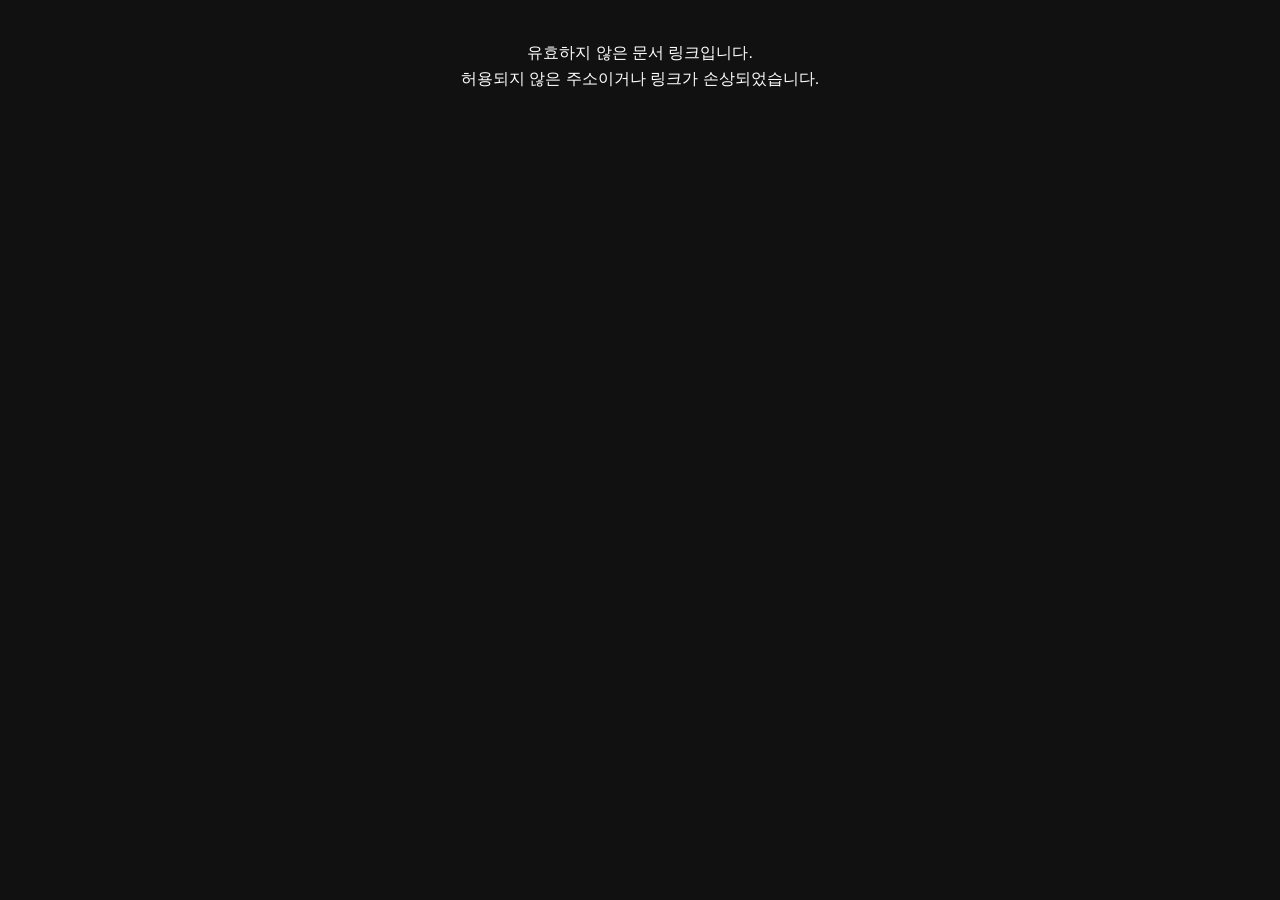
<file: pdf-viewer.html>
<!DOCTYPE html>
<html lang="ko">

<head>
<meta charset="UTF-8">
<meta name="viewport" content="width=device-width, initial-scale=1.0">
<meta http-equiv="Content-Security-Policy" content="default-src 'self'; script-src 'self' 'unsafe-inline'; style-src 'self' 'unsafe-inline'; img-src 'self' data: https:; frame-src https://mozilla.github.io; base-uri 'none'; object-src 'none'">

<title>RVDH PDF VIEWER</title>

<style>

body{
margin:0;
background:#111;
overflow:hidden;
font-family:sans-serif;
}

.watermark{
position:fixed;
top:20px;
left:20px;
color:rgba(255,255,255,0.18);
font-size:24px;
font-weight:bold;
z-index:9999;
pointer-events:none;
line-height:1.4;
}

iframe{
width:100vw;
height:100vh;
border:none;
}

/* 모바일 대응 */

@media (max-width:768px){

.watermark{
font-size:16px;
top:12px;
left:12px;
}

}

</style>

</head>

<body
oncontextmenu="return false"
onkeydown="return false"
>

<div class="watermark">
RVDH INTERNAL<br>
외부 공유 금지
</div>

<iframe id="pdfFrame"></iframe>

<script>

const params = new URLSearchParams(window.location.search);

const fileUrl = params.get('file');

const ALLOWED_HOST_SUFFIXES = [
  'amazonaws.com',
  'notion.so',
  'notion.site',
  'notion-static.com',
  'sharepoint.com',
  '1drv.ms',
  'github.io',
  'make.com',
  'cloudinary.com'
];

function isSafeHttpUrl(rawUrl){
  try{
    const parsed = new URL(rawUrl);

    if(parsed.protocol !== 'https:') return false;

    const host = parsed.hostname.toLowerCase();

    return ALLOWED_HOST_SUFFIXES.some(function(suffix){
      return host === suffix || host.endsWith('.' + suffix);
    });
  }catch(e){
    return false;
  }
}

if(fileUrl && isSafeHttpUrl(fileUrl)){
  const viewerUrl =
  "https://mozilla.github.io/pdf.js/web/viewer.html?file="
  + encodeURIComponent(fileUrl)
  + "#toolbar=0&navpanes=0&scrollbar=0";

  document.getElementById("pdfFrame").src = viewerUrl;
}else{
  document.body.innerHTML =
    '<div style="color:#fff;font-family:sans-serif;padding:40px;text-align:center;line-height:1.6">'
    + '유효하지 않은 문서 링크입니다.<br>허용되지 않은 주소이거나 링크가 손상되었습니다.'
    + '</div>';
}

</script>

</body>
</html>
</file>
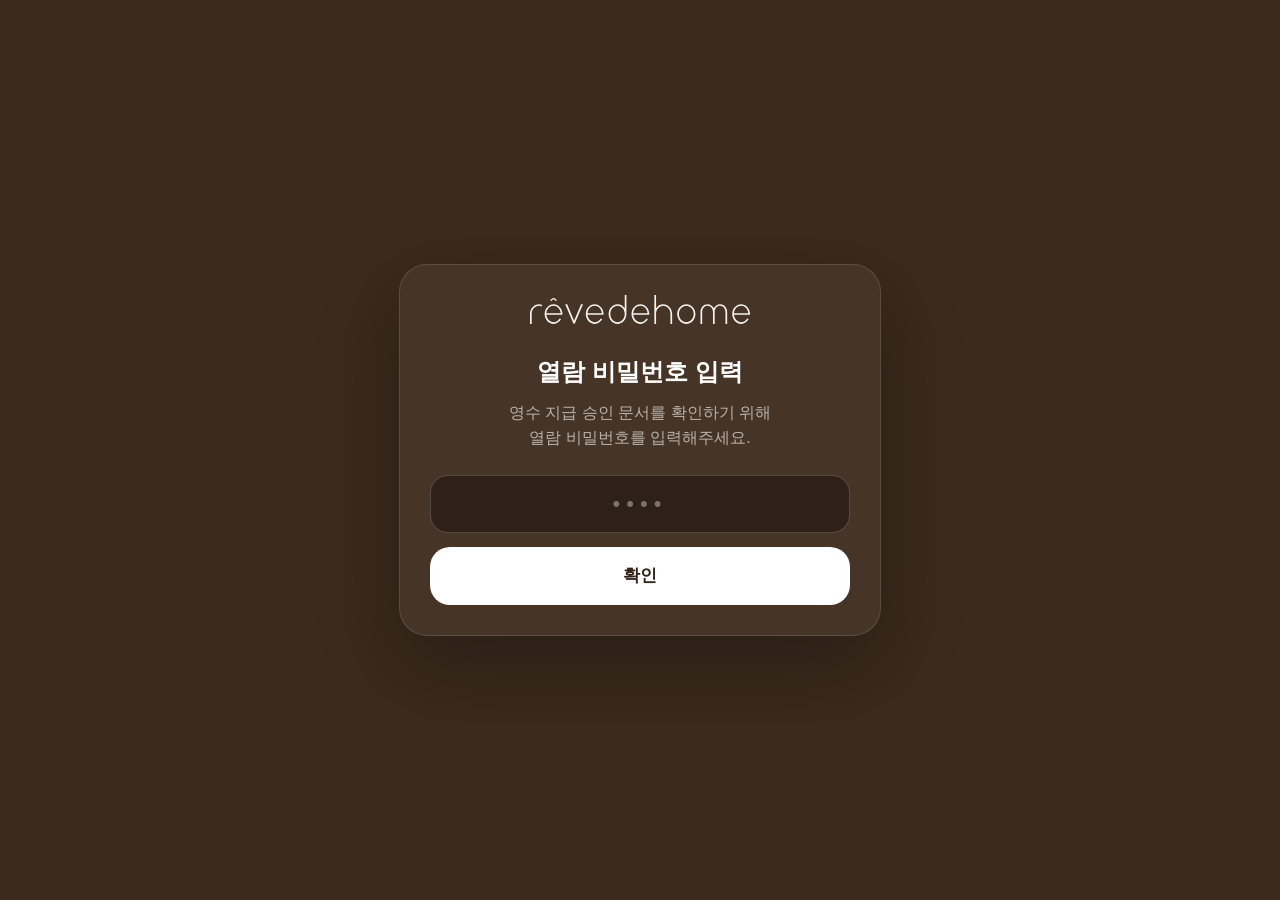
<file: receipt.html>
<!DOCTYPE html>
<html lang="ko">
<head>
  <meta charset="UTF-8">
  <meta name="viewport" content="width=device-width, initial-scale=1.0">
  <meta http-equiv="Content-Security-Policy" content="default-src 'self'; script-src 'self' 'unsafe-inline'; style-src 'self' 'unsafe-inline'; img-src 'self' data: https:; connect-src https://hook.eu1.make.com; base-uri 'none'; object-src 'none'; form-action 'self'">
  <title>RVDH Receipt Approval</title>

  <link rel="icon" type="image/png" href="./favicon.png">
  <link rel="apple-touch-icon" href="./favicon.png">

  <style>
    body{
      margin:0;
      background:#3B2A1D;
      color:white;
      font-family:-apple-system,BlinkMacSystemFont,"Apple SD Gothic Neo","Noto Sans KR",sans-serif;
      padding:24px;
    }

    .container{
      max-width:760px;
      margin:0 auto;
    }

    .logoWrap{
      display:flex;
      justify-content:center;
      align-items:center;
      margin:10px 0 34px;
      text-align:center;
    }

    .logo{
      width:270px;
      height:auto;
      max-width:90%;
      object-fit:contain;
    }

    .logoSubText{
      margin-top:10px;
      font-size:10px;
      letter-spacing:2px;
      color:rgba(255,255,255,.58);
      font-weight:500;
    }

    .card{
      background:#463426;
      border:1px solid rgba(255,255,255,.12);
      border-radius:28px;
      padding:28px;
      margin-bottom:24px;
      box-shadow:0 20px 60px rgba(0,0,0,.18);
    }

    .infoGrid{
      display:grid;
      grid-template-columns:1fr 1fr;
      gap:22px 18px;
    }

    .infoFull{
      grid-column:1 / -1;
    }

    .label{
      font-size:13px;
      color:rgba(255,255,255,.58);
      margin-bottom:8px;
    }

    .value{
      font-size:20px;
      font-weight:500;
      line-height:1.45;
      word-break:keep-all;
      white-space:pre-wrap;
    }

    .amount{
      font-size:34px;
      font-weight:700;
      margin-top:8px;
    }

    .status{
      display:inline-flex;
      align-items:center;
      padding:10px 16px;
      border-radius:999px;
      background:#2F2118;
      font-size:14px;
      margin-top:24px;
      border:1px solid rgba(255,255,255,.1);
    }

    .stepBadge{
      display:inline-flex;
      align-items:center;
      padding:8px 13px;
      border-radius:999px;
      background:rgba(255,255,255,.12);
      font-size:13px;
      margin-top:10px;
      border:1px solid rgba(255,255,255,.1);
      color:rgba(255,255,255,.78);
    }

    .viewerGrid{
      display:grid;
      grid-template-columns:1fr 1fr;
      gap:16px;
      margin-top:28px;
    }

    .viewerButton{
      display:flex;
      align-items:center;
      justify-content:center;
      min-height:60px;
      border-radius:20px;
      background:white;
      color:#2F2118;
      text-decoration:none;
      font-weight:700;
      font-size:16px;
      text-align:center;
      padding:0 12px;
      box-sizing:border-box;
    }

    .viewerButton.disabled{
      opacity:.45;
      pointer-events:none;
    }

    textarea{
      width:100%;
      height:140px;
      background:#2F2118;
      border:1px solid rgba(255,255,255,.16);
      border-radius:20px;
      padding:18px;
      box-sizing:border-box;
      color:white;
      font-size:15px;
      resize:none;
      margin-top:16px;
      outline:none;
      line-height:1.6;
    }

    textarea::placeholder{
      color:rgba(255,255,255,.38);
    }

    .textInput{
      width:100%;
      height:56px;
      margin-top:14px;
      border-radius:18px;
      border:1px solid rgba(255,255,255,.16);
      background:#2F2118;
      color:white;
      padding:0 16px;
      box-sizing:border-box;
      font-size:16px;
      outline:none;
    }

    .textInput::placeholder{
      color:rgba(255,255,255,.38);
    }

    .actionGrid{
      display:grid;
      grid-template-columns:1fr 1fr;
      gap:16px;
      margin-top:24px;
    }

    button{
      height:60px;
      border:none;
      border-radius:20px;
      font-size:17px;
      font-weight:700;
      cursor:pointer;
      transition:.2s;
    }

    button:disabled{
      opacity:.4;
      cursor:not-allowed;
    }

    .approve{
      background:white;
      color:#2F2118;
    }

    .reject{
      background:#9E3E31;
      color:white;
    }

    .noticeText{
      color:rgba(255,255,255,.5);
      font-size:13px;
      line-height:1.6;
      margin-top:10px;
    }

    .popup{
      position:fixed;
      inset:0;
      background:rgba(0,0,0,.75);
      display:none;
      align-items:center;
      justify-content:center;
      padding:20px;
      z-index:9999;
    }

    .popupBox{
      width:100%;
      max-width:480px;
      background:#463426;
      border:1px solid rgba(255,255,255,.14);
      border-radius:28px;
      padding:28px;
      box-shadow:0 30px 80px rgba(0,0,0,.35);
      max-height:90vh;
      overflow:auto;
    }

    .popupTitle{
      font-size:24px;
      font-weight:700;
      margin-bottom:16px;
    }

    .popupDesc{
      color:rgba(255,255,255,.68);
      line-height:1.7;
      margin-bottom:22px;
    }

    .popupButtons{
      display:grid;
      grid-template-columns:1fr 1fr;
      gap:12px;
      margin-top:20px;
    }

    .cancelBtn{
      background:#2F2118;
      color:white;
    }

    .confirmBtn{
      background:white;
      color:#2F2118;
    }

    .confirmRejectBtn{
      background:#9E3E31;
      color:white;
    }

    .signatureBox{
      background:#2F2118;
      border:1px solid rgba(255,255,255,.18);
      border-radius:20px;
      padding:14px;
      margin-top:18px;
    }

    .signatureLabel{
      font-size:13px;
      color:rgba(255,255,255,.58);
      margin-bottom:10px;
    }

    #signatureCanvas{
      width:100%;
      height:180px;
      background:white;
      border-radius:14px;
      touch-action:none;
      display:block;
    }

    .signatureActions{
      display:flex;
      justify-content:flex-end;
      margin-top:10px;
    }

    .clearSignBtn{
      height:42px;
      padding:0 16px;
      border-radius:14px;
      background:#2F2118;
      color:white;
      border:1px solid rgba(255,255,255,.18);
      font-size:14px;
    }

    .signatureError{
      color:#ffb3a8;
      font-size:14px;
      margin-top:10px;
      display:none;
    }

    .passwordScreen{
      position:fixed;
      inset:0;
      background:#3B2A1D;
      display:flex;
      align-items:center;
      justify-content:center;
      padding:24px;
      z-index:10000;
    }

    .passwordBox{
      width:100%;
      max-width:420px;
      background:#463426;
      border:1px solid rgba(255,255,255,.12);
      border-radius:28px;
      padding:30px;
      box-shadow:0 30px 80px rgba(0,0,0,.28);
      text-align:center;
    }

    .passwordLogo{
      max-width:221px;
      max-height:83px;
      object-fit:contain;
      margin-bottom:28px;
    }

    .passwordTitle{
      font-size:24px;
      font-weight:700;
      margin-bottom:12px;
    }

    .passwordDesc{
      color:rgba(255,255,255,.62);
      line-height:1.6;
      margin-bottom:24px;
    }

    .passwordInput{
      width:100%;
      height:58px;
      border-radius:18px;
      border:1px solid rgba(255,255,255,.18);
      background:#2F2118;
      color:white;
      font-size:22px;
      text-align:center;
      box-sizing:border-box;
      outline:none;
      letter-spacing:6px;
    }

    .passwordBtn{
      width:100%;
      height:58px;
      background:white;
      color:#2F2118;
      margin-top:14px;
    }

    .errorText{
      color:#ffb3a8;
      font-size:14px;
      margin-top:14px;
      display:none;
    }

    .expiredScreen{
      position:fixed;
      inset:0;
      background:#3B2A1D;
      display:none;
      align-items:center;
      justify-content:center;
      padding:24px;
      z-index:10001;
    }

    .expiredBox{
      width:100%;
      max-width:440px;
      background:#463426;
      border:1px solid rgba(255,255,255,.12);
      border-radius:28px;
      padding:32px;
      text-align:center;
      box-shadow:0 30px 80px rgba(0,0,0,.28);
    }

    .expiredTitle{
      font-size:24px;
      font-weight:700;
      margin-bottom:14px;
    }

    .expiredDesc{
      color:rgba(255,255,255,.64);
      line-height:1.7;
    }

    @media(max-width:640px){
      body{
        padding:16px;
      }

      .logo{
        width:270px;
        height:auto;
        max-width:90%;
      }

      .logoSubText{
        font-size:8px;
        letter-spacing:1.6px;
      }

      .passwordLogo{
        max-width:190px;
        max-height:72px;
      }

      .infoGrid{
        grid-template-columns:1fr;
      }

      .infoFull{
        grid-column:auto;
      }

      .viewerGrid{
        grid-template-columns:1fr;
      }

      .actionGrid{
        grid-template-columns:1fr;
      }

      .amount{
        font-size:28px;
      }

      .card{
        padding:24px;
        border-radius:24px;
      }

      .popupBox{
        padding:24px;
        border-radius:24px;
      }

      #signatureCanvas{
        height:160px;
      }
    }
  </style>
</head>

<body>
  <div class="passwordScreen" id="passwordScreen">
    <div class="passwordBox">
      <img src="./logo_white.svg" class="passwordLogo" alt="RVDH Logo">

      <div class="passwordTitle">열람 비밀번호 입력</div>

      <div class="passwordDesc">
        영수 지급 승인 문서를 확인하기 위해<br>
        열람 비밀번호를 입력해주세요.
      </div>

      <input
        id="passwordInput"
        class="passwordInput"
        type="password"
        inputmode="numeric"
        placeholder="••••"
        autofocus
      >

      <button class="passwordBtn" id="passwordBtn">
        확인
      </button>

      <div class="errorText" id="passwordError">
        비밀번호가 올바르지 않습니다.
      </div>
    </div>
  </div>

  <div class="expiredScreen" id="expiredScreen">
    <div class="expiredBox">
      <img src="./logo_white.svg" class="passwordLogo" alt="RVDH Logo">

      <div class="expiredTitle">
        만료된 승인 링크입니다
      </div>

      <div class="expiredDesc">
        이 승인 페이지의 열람 가능 기간이 종료되었습니다.<br>
        필요한 경우 담당자에게 새 승인 링크를 요청해주세요.
      </div>
    </div>
  </div>

  <div class="container" id="mainContent">
    <div class="logoWrap">
      <div>
        <img src="./logo_white.svg" class="logo" alt="RVDH Logo">
        <div class="logoSubText">Receipt Payment Approval</div>
        <div class="stepBadge">영수 지급 승인</div>
      </div>
    </div>

    <div class="card">
      <div class="infoGrid">
        <div>
          <div class="label">회사명</div>
          <div class="value" id="companyName">-</div>
        </div>

        <div>
          <div class="label">발주자</div>
          <div class="value" id="requester">-</div>
        </div>

        <div>
          <div class="label">현장 코드</div>
          <div class="value" id="siteCode">-</div>
        </div>

        <div>
          <div class="label">현장 주소</div>
          <div class="value" id="siteAddress">-</div>
        </div>

        <div>
          <div class="label">공정</div>
          <div class="value" id="processName">-</div>
        </div>

        <div>
          <div class="label">세부공정</div>
          <div class="value" id="detailItem">-</div>
        </div>

        <div>
          <div class="label">비용 속성</div>
          <div class="value" id="expenseType">-</div>
        </div>

        <div>
          <div class="label">전자증빙 발급 여부</div>
          <div class="value" id="taxProofStatus">-</div>
        </div>

        <div class="infoFull">
          <div class="label">상세 내역</div>
          <div class="value" id="detailDescription">-</div>
        </div>

        <div class="infoFull">
          <div class="label">소비자가 진행한 사유</div>
          <div class="value" id="consumerReason">-</div>
        </div>

        <div class="infoFull">
          <div class="label">청구 금액</div>
          <div class="amount" id="amount">-</div>
        </div>

        <div class="infoFull">
          <div class="label">비고</div>
          <div class="value" id="memo">-</div>
        </div>
      </div>

      <div class="status" id="status">
        검토중
      </div>

      <div class="viewerGrid">
        <a id="orderButton" class="viewerButton disabled" target="_blank" rel="noopener noreferrer">발주서 없음</a>
        <a id="statementButton" class="viewerButton disabled" target="_blank" rel="noopener noreferrer">거래명세서 없음</a>
        <a id="proofButton" class="viewerButton disabled" target="_blank" rel="noopener noreferrer">전자증빙 없음</a>
        <a id="extraButton" class="viewerButton disabled" target="_blank" rel="noopener noreferrer">추가 첨부 없음</a>
      </div>
    </div>

    <div class="card">
      <div class="label">승인 메모</div>

      <textarea
        id="comment"
        placeholder="승인 시 참고할 메모가 있다면 입력해주세요."
      ></textarea>

      <div class="actionGrid">
        <button class="approve" id="approveBtn">승인하기</button>
        <button class="reject" id="rejectBtn">반려하기</button>
      </div>
    </div>
  </div>

  <div class="popup" id="confirmPopup">
    <div class="popupBox">
      <div class="popupTitle">영수 지급을 승인하시겠습니까?</div>

      <div class="popupDesc">
        승인 완료 후에는 지급 확인이 완료된 건으로 기록됩니다.<br><br>
        영수 증빙과 상세 내역을 다시 한번 확인한 뒤, 아래 서명란에 서명해주세요.
      </div>

      <div style="margin-top:18px;">
        <div class="label">승인자 이름</div>

        <input
          id="approverNameInput"
          class="textInput"
          type="text"
          placeholder="승인자 본인 이름을 입력해주세요."
        >

        <div class="noticeText">
          * 영수 지급 승인 시 승인자 본인 이름 입력은 필수입니다.
        </div>

        <div class="errorText" id="approverNameError">
          승인자 이름을 입력해주세요.
        </div>
      </div>

      <div class="signatureBox">
        <div class="signatureLabel">승인 서명</div>

        <canvas id="signatureCanvas"></canvas>

        <div class="signatureActions">
          <button class="clearSignBtn" onclick="clearSignature()">
            서명 지우기
          </button>
        </div>

        <div class="signatureError" id="signatureError">
          승인을 진행하려면 서명이 필요합니다.
        </div>
      </div>

      <div class="popupButtons">
        <button class="cancelBtn" onclick="closeApprovePopup()">취소</button>
        <button class="confirmBtn" onclick="confirmApproval()">승인 확정</button>
      </div>
    </div>
  </div>

  <div class="popup" id="rejectPopup">
    <div class="popupBox">
      <div class="popupTitle">반려 사유 작성</div>

      <div class="popupDesc">
        반려 처리 시 사유를 반드시 작성해주세요.<br>
        작성한 내용은 발주자와 내부 기록에 남길 수 있습니다.
      </div>

      <div class="label">반려 처리자 이름</div>

      <input
        id="rejectProcessorName"
        class="textInput"
        type="text"
        placeholder="반려 처리자 이름을 입력해주세요."
      >

      <textarea
        id="rejectReason"
        placeholder="반려 사유를 입력해주세요."
      ></textarea>

      <div class="errorText" id="rejectError">
        반려 처리자 이름과 반려 사유를 입력해주세요.
      </div>

      <div class="popupButtons">
        <button class="cancelBtn" onclick="closeRejectPopup()">취소</button>
        <button class="confirmRejectBtn" onclick="confirmReject()">반려 확정</button>
      </div>
    </div>
  </div>

  <script>
    const ACCESS_PASSWORD_HASH = '41177165eddb7d6d754a4f8e6f9758cf06f052c1b2448bd9b5e5e292ce38ea74';

    async function sha256Hex(text){
      const data = new TextEncoder().encode(text);
      const digest = await crypto.subtle.digest('SHA-256', data);
      return Array.from(new Uint8Array(digest)).map(b => b.toString(16).padStart(2, '0')).join('');
    }

    const RECEIPT_WEBHOOK_URL = 'https://hook.eu1.make.com/s66wtengl28xe1qygo53psswiekmbgev';
    const RECEIPT_STATUS_CHECK_WEBHOOK_URL = 'https://hook.eu1.make.com/50sf7iit995gnnjyob0qs1etu5phdr77';

    const params = new URLSearchParams(window.location.search);

    function getParam(name, fallback = ''){
      return params.get(name) || fallback;
    }

    function safeDecode(value, fallback = '-'){
      if(!value) return fallback;

      let result = value;

      for(let i = 0; i < 3; i++){
        try{
          const decoded = decodeURIComponent(result);
          if(decoded === result) break;
          result = decoded;
        }catch(e){
          break;
        }
      }

      return result || fallback;
    }

    function formatAmount(value){
      if(!value || value === '-') return '-';

      const numberOnly = String(value).replace(/[^\d.-]/g, '');
      const number = Number(numberOnly);

      if(isNaN(number)) return value;

      return number.toLocaleString('ko-KR') + '원';
    }

    function sanitizeViewerUrl(url){
      const cleanUrl = String(url || '').trim();

      if(
        !cleanUrl ||
        cleanUrl === '-' ||
        cleanUrl === '#' ||
        cleanUrl === '[object Object]' ||
        cleanUrl.includes('[object Object]')
      ){
        return '';
      }

      return cleanUrl;
    }

    function decodeViewerValue(value){
      if(!value) return '';

      let result = String(value).trim();

      for(let i = 0; i < 3; i++){
        try{
          const decoded = decodeURIComponent(result);
          if(decoded === result) break;
          result = decoded;
        }catch(e){
          break;
        }
      }

      return result;
    }

    function getViewerParam(names){
      for(const name of names){
        const value = params.get(name);

        if(value){
          return sanitizeViewerUrl(value);
        }
      }

      return '';
    }

    function isImageUrl(url){
      const cleanUrl = sanitizeViewerUrl(url);

      if(!cleanUrl) return false;

      try{
        const parsed = new URL(cleanUrl);
        const pathname = parsed.pathname.toLowerCase();

        return /\.(jpg|jpeg|png|webp|gif)$/i.test(pathname);
      }catch(e){
        const withoutQuery = cleanUrl.split('?')[0].toLowerCase();
        return /\.(jpg|jpeg|png|webp|gif)$/i.test(withoutQuery);
      }
    }

    function buildImageViewerUrl(imageUrl, watermarkName){
      const viewerUrl = new URL('https://revedehomepsy-cmyk.github.io/rvdh-viewer/');

      viewerUrl.searchParams.set('imgs', imageUrl);

      if(watermarkName){
        viewerUrl.searchParams.set('watermark', watermarkName);
      }

      return viewerUrl.toString();
    }

    function buildItemsViewerUrl(itemsValue, watermarkName){
      const viewerUrl = new URL('https://revedehomepsy-cmyk.github.io/rvdh-viewer/');

      viewerUrl.searchParams.set('items', itemsValue);

      if(watermarkName){
        viewerUrl.searchParams.set('watermark', watermarkName);
      }

      return viewerUrl.toString();
    }

    function getWatermarkName(){
      return requester && requester !== '-' ? requester : '';
    }

    function addWatermarkToViewerUrl(url){
      let cleanUrl = sanitizeViewerUrl(url);

      if(!cleanUrl) return '';

      const watermarkName = getWatermarkName();

      if(!watermarkName) return cleanUrl;

      cleanUrl = decodeViewerValue(cleanUrl);

      try{
        const parsed = new URL(cleanUrl);
        const isRvdhViewer = parsed.hostname.includes('github.io') && parsed.pathname.includes('rvdh-viewer');

        if(isRvdhViewer && parsed.searchParams.has('imgs')){
          const imgsValue = parsed.searchParams.get('imgs') || '';

          if(imgsValue){
            parsed.searchParams.set('imgs', imgsValue);
          }

          parsed.searchParams.set('watermark', watermarkName);

          return parsed.toString();
        }

        if(isRvdhViewer && parsed.searchParams.has('img')){
          const imgValue = parsed.searchParams.get('img') || '';

          if(imgValue){
            parsed.searchParams.delete('img');
            parsed.searchParams.set('imgs', imgValue);
          }

          parsed.searchParams.set('watermark', watermarkName);

          return parsed.toString();
        }

        if(isRvdhViewer && parsed.searchParams.has('items')){
          const itemsValue = parsed.searchParams.get('items') || '';
          const decodedItems = decodeViewerValue(itemsValue);
          const parts = decodedItems.split('|').map(item => item.trim()).filter(Boolean);

          const imageUrls = parts.map(item => {
            const separatorIndex = item.indexOf('::');
            const rawUrl = separatorIndex > -1 ? item.slice(separatorIndex + 2).trim() : item;
            const decodedUrl = decodeViewerValue(rawUrl);

            return isImageUrl(decodedUrl) ? decodedUrl : '';
          }).filter(Boolean);

          if(imageUrls.length && imageUrls.length === parts.length){
            return buildImageViewerUrl(imageUrls.join('|'), watermarkName);
          }

          parsed.searchParams.set('items', decodedItems || itemsValue);
          parsed.searchParams.set('watermark', watermarkName);

          return parsed.toString();
        }

        if(isImageUrl(cleanUrl)){
          return buildImageViewerUrl(cleanUrl, watermarkName);
        }

        if(!parsed.searchParams.has('watermark')){
          parsed.searchParams.set('watermark', watermarkName);
        }

        return parsed.toString();
      }catch(e){
        const decodedUrl = decodeViewerValue(cleanUrl);

        if(isImageUrl(decodedUrl)){
          return buildImageViewerUrl(decodedUrl, watermarkName);
        }

        const separator = cleanUrl.includes('?') ? '&' : '?';
        return cleanUrl + separator + 'watermark=' + encodeURIComponent(watermarkName);
      }
    }

    function setViewerButton(buttonId, url, emptyText, buttonText, useWatermark = true){
      const button = document.getElementById(buttonId);
      const cleanUrl = sanitizeViewerUrl(url);

      if(cleanUrl){
        const finalUrl = useWatermark ? addWatermarkToViewerUrl(cleanUrl) : cleanUrl;

        if(finalUrl){
          button.href = finalUrl;
          button.classList.remove('disabled');
          button.innerText = buttonText;
          return;
        }
      }

      button.removeAttribute('href');
      button.classList.add('disabled');
      button.innerText = emptyText;
    }

    const receiptId = getParam('id', '');
    const receiptToken = getParam('token', '');
    const notionItemId = getParam('notionItemId', '');

    let companyName = safeDecode(getParam('companyName') || getParam('company') || getParam('vendor'), '-');
    let requester = safeDecode(getParam('requester') || getParam('manager'), '-');
    let siteCode = safeDecode(getParam('siteCode') || getParam('project'), '-');
    let siteAddress = safeDecode(getParam('address') || getParam('siteAddress'), '-');
    let detailDescription = safeDecode(getParam('detail') || getParam('description'), '-');
    let processName = safeDecode(getParam('processName') || getParam('process'), '-');
    let detailItem = safeDecode(getParam('detailItem') || getParam('subProcess'), '-');
    let amount = safeDecode(getParam('amount'), '-');
    let expenseType = safeDecode(getParam('expenseType') || getParam('costType'), '-');
    let consumerReason = safeDecode(getParam('consumerReason') || getParam('reason'), '-');
    let taxProofStatus = safeDecode(getParam('taxProofStatus') || getParam('taxProof'), '-');
    let memo = safeDecode(getParam('memo') || getParam('note'), '-');

    const orderViewer = getViewerParam([
      'order',
      'orderViewerUrl',
      'orderUrl',
      'purchaseOrder',
      'po'
    ]);

    const statementViewer = getViewerParam([
      'statement',
      'spec',
      'statementViewerUrl',
      'specViewerUrl',
      'statementUrl',
      'estimateUrl',
      'detailStatement',
      'detailEstimate'
    ]);

    const proofViewer = getViewerParam([
      'proof',
      'taxProofUrl',
      'taxProof',
      'receiptProof',
      'evidence'
    ]);

    const extraViewer = getViewerParam([
      'extra',
      'attachment',
      'extraViewerUrl',
      'attachmentViewerUrl'
    ]);

    const expires = safeDecode(getParam('expires'), '');

    function applyReceiptData(){
      document.getElementById('companyName').innerText = companyName;
      document.getElementById('requester').innerText = requester;
      document.getElementById('siteCode').innerText = siteCode;
      document.getElementById('siteAddress').innerText = siteAddress;
      document.getElementById('detailDescription').innerText = detailDescription;
      document.getElementById('processName').innerText = processName;
      document.getElementById('detailItem').innerText = detailItem;
      document.getElementById('amount').innerText = formatAmount(amount);
      document.getElementById('expenseType').innerText = expenseType;
      document.getElementById('consumerReason').innerText = consumerReason;
      document.getElementById('taxProofStatus').innerText = taxProofStatus;
      document.getElementById('memo').innerText = memo;

      setViewerButton('orderButton', orderViewer, '발주서 없음', '발주서 보기', true);
      setViewerButton('statementButton', statementViewer, '거래명세서 없음', '거래명세서 보기', true);
      setViewerButton('proofButton', proofViewer, '전자증빙 없음', '전자증빙 보기', true);
      setViewerButton('extraButton', extraViewer, '추가 첨부 없음', '추가 첨부 보기', true);
    }

    function checkExpiration(){
      if(!expires || expires === '-') return false;

      const expireDate = new Date(expires);

      if(isNaN(expireDate.getTime())) return false;

      return new Date() > expireDate;
    }

    function showExpired(){
      document.getElementById('expiredScreen').style.display = 'flex';
      document.getElementById('passwordScreen').style.display = 'none';
      document.getElementById('mainContent').style.display = 'none';
    }

    function showCompletedPage(message){
      document.getElementById('passwordScreen').style.display = 'none';
      document.getElementById('expiredScreen').style.display = 'none';
      document.getElementById('mainContent').style.display = 'none';

      const existing = document.getElementById('completedScreen');

      if(existing){
        existing.remove();
      }

      const screen = document.createElement('div');
      screen.id = 'completedScreen';
      screen.style.position = 'fixed';
      screen.style.inset = '0';
      screen.style.background = '#3B2A1D';
      screen.style.color = 'white';
      screen.style.display = 'flex';
      screen.style.alignItems = 'center';
      screen.style.justifyContent = 'center';
      screen.style.textAlign = 'center';
      screen.style.padding = '24px';
      screen.style.zIndex = '20000';

      screen.innerHTML = `
        <div style="max-width:420px;">
          <img src="./logo_white.svg" style="max-width:190px; margin-bottom:28px;" alt="RVDH Logo">

          <div style="font-size:24px; font-weight:700; margin-bottom:14px;">
            작업이 완료되었습니다
          </div>

          <div style="color:rgba(255,255,255,.68); line-height:1.7;">
            ${message || '이미 처리된 영수 지급 승인 건입니다.'}<br>
            이 창은 더 이상 승인 또는 반려를 진행할 수 없습니다.
          </div>
        </div>
      `;

      document.body.appendChild(screen);
    }

    function lockApprovalPage(message){
      showCompletedPage(message || '이미 처리된 영수 지급 승인 건입니다.');
    }

    // ===== 같은 기기 재승인 방지(안전장치) =====
    // 서버 상태조회가 느리거나 실패해도, 이 브라우저에서 한 번 처리한 건은 즉시 잠급니다.
    function getLocalLockKey(){
      return 'rvdh_receipt_processed_' + (receiptId || 'noid');
    }

    function isLocallyProcessed(){
      try{
        return localStorage.getItem(getLocalLockKey()) === 'true';
      }catch(e){
        return false;
      }
    }

    function markLocallyProcessed(){
      try{
        localStorage.setItem(getLocalLockKey(), 'true');
      }catch(e){}
    }

    function finishAndClosePage(message){
      showCompletedPage(message || '처리가 완료되었습니다.');

      setTimeout(function(){
        window.close();
      }, 2500);
    }

    async function checkCurrentApprovalStatus(){
      if(
        !RECEIPT_STATUS_CHECK_WEBHOOK_URL ||
        RECEIPT_STATUS_CHECK_WEBHOOK_URL.includes('영수지급상태조회_WEBHOOK_URL') ||
        !receiptId
      ){
        console.log('상태조회 생략: URL 또는 receiptId 없음');
        return;
      }

      try{
        const response = await fetch(RECEIPT_STATUS_CHECK_WEBHOOK_URL, {
          method:'POST',
          headers:{
            'Content-Type':'application/json'
          },
          body:JSON.stringify({
            id:receiptId,
            type:'receiptStatusCheck'
          })
        });

        if(!response.ok){
          console.error('Receipt status check failed:', response.status);
          return;
        }

        let data = {};

        try{
          data = await response.json();
        }catch(jsonError){
          console.error('상태조회 응답 JSON 파싱 실패:', jsonError);
          return;
        }

        const currentStatus = data.currentStatus || '';

        if(!currentStatus) return;

        const allowedStatuses = [
          '검토중',
          '재검토',
          '영수 지급 검토중'
        ];

        if(!allowedStatuses.includes(currentStatus)){
          lockApprovalPage('이미 처리된 영수 지급 승인 건입니다.');
        }
      }catch(error){
        console.error('Receipt approval status check error:', error);
      }
    }

    async function unlockPage(){
      document.getElementById('passwordScreen').style.display = 'none';
      document.getElementById('mainContent').style.display = 'block';

      try{
        applyReceiptData();
      }catch(error){
        console.error('applyReceiptData error:', error);
      }

      if(checkExpiration()){
        showExpired();
        return;
      }

      // 이 기기에서 이미 처리한 건이면 즉시 잠금
      if(isLocallyProcessed()){
        lockApprovalPage('이미 처리된 영수 지급 승인 건입니다.');
        return;
      }

      try{
        await checkCurrentApprovalStatus();
      }catch(error){
        console.error('checkCurrentApprovalStatus error:', error);
      }

      setTimeout(resizeSignatureCanvas, 200);
    }

    async function checkPassword(){
      const input = document.getElementById('passwordInput').value;

      let inputHash = '';

      try{
        inputHash = await sha256Hex(input);
      }catch(e){
        console.error('해시 계산 실패:', e);
      }

      if(inputHash === ACCESS_PASSWORD_HASH){
        sessionStorage.setItem('rvdh_receipt_unlocked_' + receiptId, 'true');
        unlockPage();
      }else{
        document.getElementById('passwordError').style.display = 'block';
      }
    }

    document.getElementById('passwordBtn').addEventListener('click', checkPassword);

    document.getElementById('passwordInput').addEventListener('keydown', function(e){
      if(e.key === 'Enter'){
        checkPassword();
      }
    });

    window.addEventListener('load', function(){
      const passwordInput = document.getElementById('passwordInput');

      if(passwordInput){
        setTimeout(function(){
          passwordInput.focus();
        }, 300);
      }
    });

    if(checkExpiration()){
      showExpired();
    }else{
      const unlocked = sessionStorage.getItem('rvdh_receipt_unlocked_' + receiptId);

      if(unlocked === 'true'){
        unlockPage();
      }else{
        document.getElementById('mainContent').style.display = 'none';
      }
    }

    const approvePopup = document.getElementById('confirmPopup');
    const rejectPopup = document.getElementById('rejectPopup');

    document.getElementById('approveBtn').addEventListener('click', function(){
      approvePopup.style.display = 'flex';

      const input = document.getElementById('approverNameInput');
      const err = document.getElementById('approverNameError');

      if(input) input.value = '';
      if(err) err.style.display = 'none';

      document.getElementById('signatureError').style.display = 'none';

      setTimeout(resizeSignatureCanvas, 100);
    });

    document.getElementById('rejectBtn').addEventListener('click', function(){
      document.getElementById('rejectReason').value = '';
      document.getElementById('rejectProcessorName').value = '';
      document.getElementById('rejectError').style.display = 'none';

      rejectPopup.style.display = 'flex';
    });

    function closeApprovePopup(){
      approvePopup.style.display = 'none';
    }

    function closeRejectPopup(){
      rejectPopup.style.display = 'none';
    }

    const signatureCanvas = document.getElementById('signatureCanvas');
    const signatureCtx = signatureCanvas.getContext('2d');

    let isSigning = false;
    let hasSignature = false;

    function resizeSignatureCanvas(){
      const ratio = window.devicePixelRatio || 1;
      const rect = signatureCanvas.getBoundingClientRect();

      if(rect.width === 0 || rect.height === 0) return;

      const currentImage = hasSignature ? signatureCanvas.toDataURL('image/png') : null;

      signatureCanvas.width = rect.width * ratio;
      signatureCanvas.height = rect.height * ratio;

      signatureCtx.setTransform(ratio, 0, 0, ratio, 0, 0);
      signatureCtx.lineWidth = 2.4;
      signatureCtx.lineCap = 'round';
      signatureCtx.lineJoin = 'round';
      signatureCtx.strokeStyle = '#111';

      if(currentImage){
        const image = new Image();

        image.onload = function(){
          signatureCtx.drawImage(image, 0, 0, rect.width, rect.height);
        };

        image.src = currentImage;
      }
    }

    window.addEventListener('resize', resizeSignatureCanvas);

    function getSignaturePosition(e){
      const rect = signatureCanvas.getBoundingClientRect();
      const point = e.touches ? e.touches[0] : e;

      return {
        x:point.clientX - rect.left,
        y:point.clientY - rect.top
      };
    }

    function startSignature(e){
      e.preventDefault();

      isSigning = true;
      hasSignature = true;

      document.getElementById('signatureError').style.display = 'none';

      const pos = getSignaturePosition(e);

      signatureCtx.beginPath();
      signatureCtx.moveTo(pos.x, pos.y);
    }

    function drawSignature(e){
      if(!isSigning) return;

      e.preventDefault();

      const pos = getSignaturePosition(e);

      signatureCtx.lineTo(pos.x, pos.y);
      signatureCtx.stroke();
    }

    function endSignature(){
      isSigning = false;
    }

    function clearSignature(){
      const rect = signatureCanvas.getBoundingClientRect();

      signatureCtx.clearRect(0, 0, rect.width, rect.height);

      hasSignature = false;

      document.getElementById('signatureError').style.display = 'none';
    }

    signatureCanvas.addEventListener('mousedown', startSignature);
    signatureCanvas.addEventListener('mousemove', drawSignature);
    signatureCanvas.addEventListener('mouseup', endSignature);
    signatureCanvas.addEventListener('mouseleave', endSignature);

    signatureCanvas.addEventListener('touchstart', startSignature);
    signatureCanvas.addEventListener('touchmove', drawSignature);
    signatureCanvas.addEventListener('touchend', endSignature);
    signatureCanvas.addEventListener('touchcancel', endSignature);

    async function confirmApproval(){
      const input = document.getElementById('approverNameInput');
      const err = document.getElementById('approverNameError');
      const approverName = input ? input.value.trim() : '';

      if(!approverName){
        if(err){
          err.innerText = '승인자 이름을 입력해주세요.';
          err.style.display = 'block';
        }

        return;
      }

      if(!hasSignature){
        document.getElementById('signatureError').style.display = 'block';
        return;
      }

      const signatureImage = signatureCanvas.toDataURL('image/png');

      approvePopup.style.display = 'none';

      await sendReceiptWebhook('approved', '', signatureImage, '', approverName);
    }

    async function confirmReject(){
      const rejectProcessorName = document.getElementById('rejectProcessorName').value.trim();
      const reason = document.getElementById('rejectReason').value.trim();

      if(!rejectProcessorName || !reason){
        document.getElementById('rejectError').innerText = '반려 처리자 이름과 반려 사유를 입력해주세요.';
        document.getElementById('rejectError').style.display = 'block';
        return;
      }

      rejectPopup.style.display = 'none';

      await sendReceiptWebhook('rejected', reason, '', rejectProcessorName, '');
    }

    async function sendReceiptWebhook(
      status,
      rejectReasonText = '',
      signatureImage = '',
      rejectProcessor = '',
      approverName = ''
    ){
      if(checkExpiration()){
        showExpired();
        return;
      }

      if(
        !RECEIPT_WEBHOOK_URL ||
        RECEIPT_WEBHOOK_URL.includes('영수지급승인_WEBHOOK_URL')
      ){
        alert('영수 지급 승인 Webhook URL을 receipt.html 코드에 먼저 입력해주세요.');
        return;
      }

      const approveBtn = document.getElementById('approveBtn');
      const rejectBtn = document.getElementById('rejectBtn');

      approveBtn.disabled = true;
      rejectBtn.disabled = true;

      try{
        const formData = new FormData();

        formData.append('type', 'receiptApproval');
        formData.append('id', receiptId);
        formData.append('token', receiptToken);
        formData.append('notionItemId', notionItemId);
        formData.append('status', status);

        formData.append('companyName', companyName);
        formData.append('requester', requester);
        formData.append('siteCode', siteCode);
        formData.append('siteAddress', siteAddress);
        formData.append('detailDescription', detailDescription);
        formData.append('processName', processName);
        formData.append('detailItem', detailItem);
        formData.append('amount', amount);
        formData.append('expenseType', expenseType);
        formData.append('consumerReason', consumerReason);
        formData.append('taxProofStatus', taxProofStatus);
        formData.append('memo', memo);

        formData.append('order', orderViewer);
        formData.append('statement', statementViewer);
        formData.append('proof', proofViewer);
        formData.append('extra', extraViewer);

        formData.append('approvalMemo', document.getElementById('comment').value);
        formData.append('approverName', approverName);
        formData.append('rejectReason', rejectReasonText);
        formData.append('rejectProcessor', rejectProcessor);
        formData.append('signatureImage', signatureImage);
        formData.append(
          'comment',
          status === 'approved'
            ? document.getElementById('comment').value
            : rejectReasonText
        );
        formData.append('submittedAt', new Date().toISOString());

        const response = await fetch(RECEIPT_WEBHOOK_URL, {
          method:'POST',
          body:formData
        });

        const responseText = await response.text();

        if(!response.ok){
          console.error('Receipt webhook failed:', response.status, responseText);
          throw new Error('Receipt webhook failed');
        }

        // 처리 성공 → 이 기기에서 재승인/재반려 즉시 차단
        markLocallyProcessed();

        if(status === 'approved'){
          document.getElementById('status').innerText = '승인 완료';
          finishAndClosePage('영수 지급 승인이 완료되었습니다.');
        }else{
          document.getElementById('status').innerText = '반려';
          finishAndClosePage('영수 지급 반려 처리가 완료되었습니다.');
        }
      }catch(error){
        console.error(error);
        alert('오류가 발생했습니다. 다시 시도해주세요.');

        approveBtn.disabled = false;
        rejectBtn.disabled = false;
      }
    }
  </script>
</body>
</html>
</file>
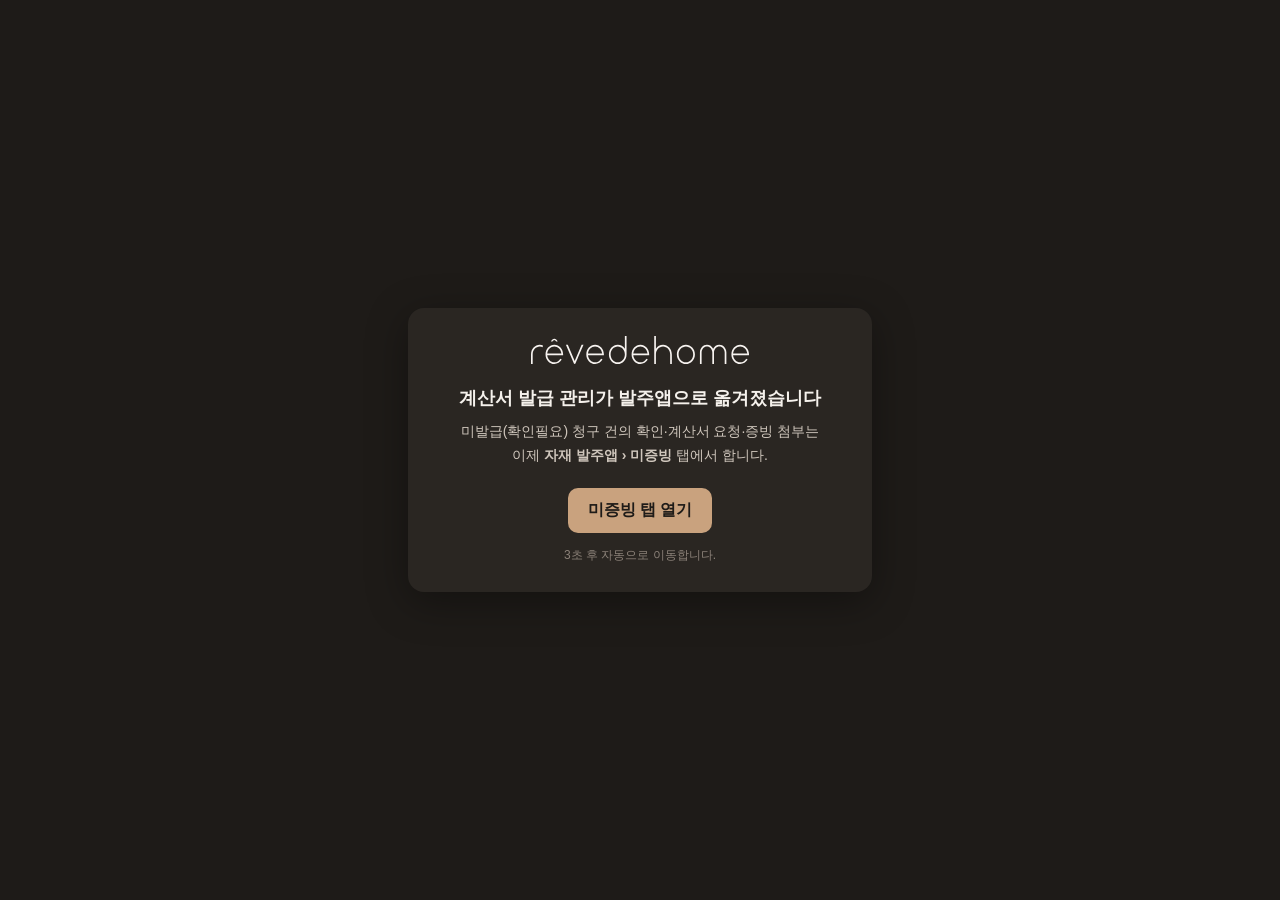
<file: tax-invoice.html>
<!DOCTYPE html>
<html lang="ko">
<head>
  <meta charset="UTF-8">
  <meta name="viewport" content="width=device-width, initial-scale=1.0">
  <title>RVDH 계산서 발급 관리 — 이전 안내</title>
  <meta http-equiv="refresh" content="3;url=https://revedehome.netlify.app/?tab=noproof">
  <style>
    body{margin:0;min-height:100vh;display:flex;align-items:center;justify-content:center;background:#1E1B18;font-family:-apple-system,BlinkMacSystemFont,"Apple SD Gothic Neo","Noto Sans KR",sans-serif;color:#F5F1EC;padding:16px;box-sizing:border-box}
    .box{max-width:420px;width:100%;background:#2A2622;border-radius:16px;padding:28px 22px;text-align:center;box-shadow:0 10px 40px rgba(0,0,0,.35)}
    img{height:28px;margin-bottom:18px}
    h1{font-size:18px;margin:0 0 10px}
    p{font-size:14px;line-height:1.7;color:#CFC6BC;margin:0 0 20px}
    a.btn{display:inline-block;background:#C9A27E;color:#1E1B18;text-decoration:none;font-weight:800;padding:12px 20px;border-radius:10px}
    small{display:block;margin-top:14px;color:#8C8279;font-size:12px}
  </style>
</head>
<body>
  <div class="box">
    <img src="./logo_white.svg" alt="RVDH">
    <h1>계산서 발급 관리가 발주앱으로 옮겨졌습니다</h1>
    <p>미발급(확인필요) 청구 건의 확인·계산서 요청·증빙 첨부는<br>이제 <b>자재 발주앱 › 미증빙</b> 탭에서 합니다.</p>
    <a class="btn" href="https://revedehome.netlify.app/?tab=noproof">미증빙 탭 열기</a>
    <small>3초 후 자동으로 이동합니다.</small>
  </div>
</body>
</html>
</file>
